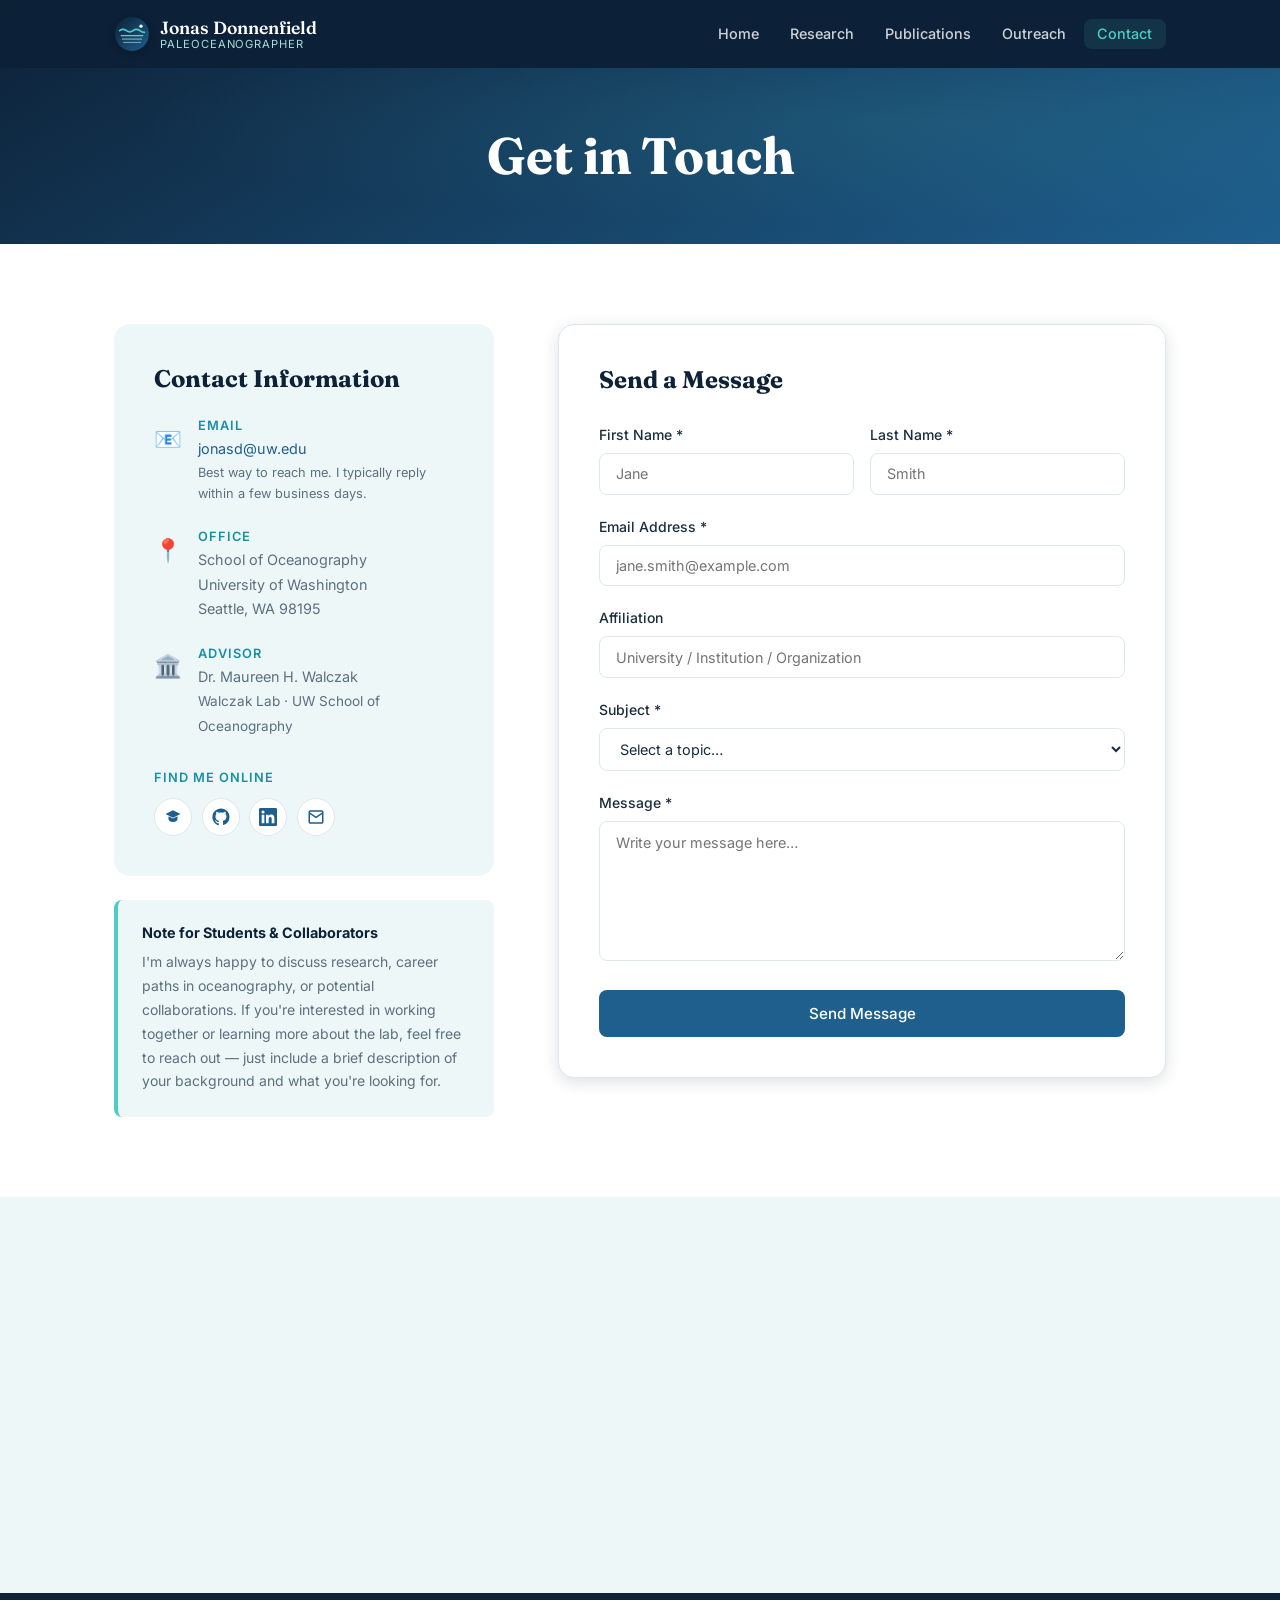
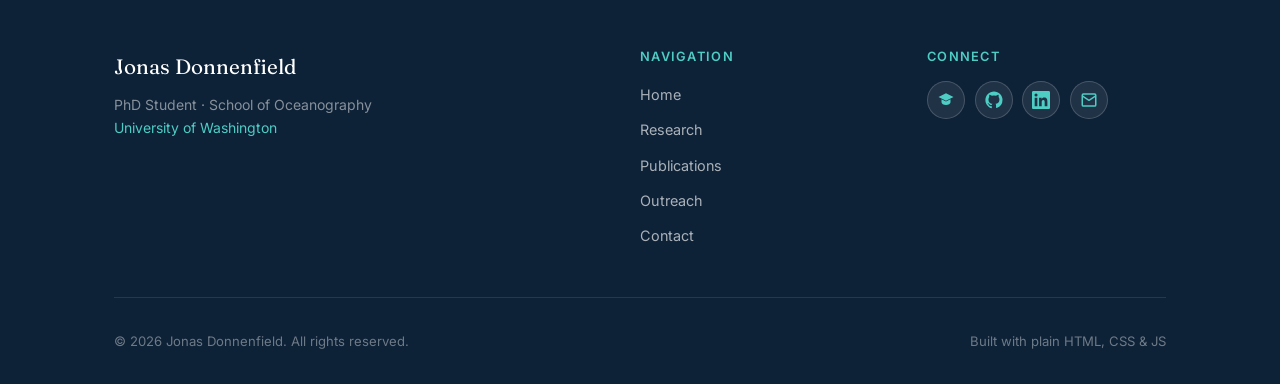
<file: contact.html>
<!DOCTYPE html>
<html lang="en">
<head>
  <meta charset="UTF-8">
  <meta name="viewport" content="width=device-width, initial-scale=1.0">
  <title>Contact — Jonas Donnenfield</title>
  <meta name="description" content="Get in touch with Jonas Donnenfield, PhD student in the UW School of Oceanography.">
  <meta property="og:title" content="Contact — Jonas Donnenfield">
  <meta property="og:description" content="Get in touch with Jonas Donnenfield about research, collaboration, or graduate school.">
  <meta property="og:type" content="website">
  <link rel="icon" href="favicon.svg" type="image/svg+xml">
  <link rel="preconnect" href="https://fonts.googleapis.com">
  <link rel="preconnect" href="https://fonts.gstatic.com" crossorigin>
  <link href="https://fonts.googleapis.com/css2?family=Fraunces:opsz,wght@9..144,500;9..144,600;9..144,700&family=Inter:wght@300;400;500;600&display=swap" rel="stylesheet">
  <link rel="stylesheet" href="css/style.css?v=20260630">
</head>
<body>

  <!-- ── Navigation ── -->
  <nav class="nav" id="nav">
    <div class="nav-container">
      <a href="index.html" class="nav-logo">
        <img src="images/site-mark.svg" alt="" class="nav-logo-icon" aria-hidden="true">
        <span class="nav-logo-text">
          <span class="nav-logo-name">Jonas Donnenfield</span>
          <span class="nav-logo-title">Paleoceanographer</span>
        </span>
      </a>
      <button class="nav-toggle" id="navToggle" aria-label="Toggle navigation" aria-expanded="false">
        <span></span><span></span><span></span>
      </button>
      <ul class="nav-links" id="navLinks">
        <li><a href="index.html"        class="nav-link">Home</a></li>
        <li><a href="research.html"     class="nav-link">Research</a></li>
        <li><a href="publications.html" class="nav-link">Publications</a></li>
        <li><a href="outreach.html"     class="nav-link">Outreach</a></li>
        <li><a href="contact.html"      class="nav-link">Contact</a></li>
      </ul>
    </div>
  </nav>

  <!-- ── Page Hero ── -->
  <div class="page-hero">
    <div class="container page-hero-content">
      <h1>Get in Touch</h1>
    </div>
  </div>

  <!-- ── Contact Section ── -->
  <section class="section">
    <div class="container">
      <div class="contact-grid">

        <!-- Info column -->
        <div>
          <div class="contact-info-card">
            <h3>Contact Information</h3>

            <div class="contact-info-item">
              <div class="contact-info-icon">📧</div>
              <div>
                <h4>Email</h4>
                <p><a href="mailto:jonasd@uw.edu" style="color:var(--ocean);">jonasd@uw.edu</a></p>
                <p style="font-size:0.8rem;">Best way to reach me. I typically reply within a few business days.</p>
              </div>
            </div>

            <div class="contact-info-item">
              <div class="contact-info-icon">📍</div>
              <div>
                <h4>Office</h4>
                <p>
                  School of Oceanography<br>
                  University of Washington<br>
                  Seattle, WA 98195
                </p>
              </div>
            </div>

            <div class="contact-info-item">
              <div class="contact-info-icon">🏛️</div>
              <div>
                <h4>Advisor</h4>
                <p>Dr. Maureen H. Walczak<br>
                <span style="font-size:0.85rem;">Walczak Lab · UW School of Oceanography</span></p>
              </div>
            </div>

            <div class="contact-social">
              <h4>Find Me Online</h4>
              <div class="social-icons" style="justify-content:flex-start;">
                <a href="https://scholar.google.com/citations?user=cXpNlWQAAAAJ&hl=en&oi=ao" target="_blank" rel="noopener noreferrer" class="social-icon-link" aria-label="Google Scholar" title="Google Scholar">
                  <svg viewBox="0 0 24 24" aria-hidden="true">
                    <path d="M12 3 2 8l10 5 10-5-10-5Z"></path>
                    <path d="M6 11v4c0 2 2.69 3.5 6 3.5s6-1.5 6-3.5v-4l-6 3-6-3Z"></path>
                  </svg>
                </a>
                <a href="https://github.com/aquaticus-dev" target="_blank" rel="noopener noreferrer" class="social-icon-link" aria-label="GitHub" title="GitHub">
                  <svg viewBox="0 0 24 24" aria-hidden="true">
                    <path d="M12 .5C5.65.5.5 5.66.5 12.02c0 5.08 3.29 9.38 7.85 10.9.58.11.79-.25.79-.56l-.02-2.16c-3.19.69-3.86-1.53-3.86-1.53-.52-1.33-1.27-1.69-1.27-1.69-1.04-.72.08-.71.08-.71 1.15.08 1.75 1.18 1.75 1.18 1.02 1.76 2.68 1.25 3.33.95.1-.74.4-1.25.73-1.54-2.55-.29-5.23-1.28-5.23-5.68 0-1.25.44-2.26 1.17-3.06-.12-.29-.51-1.47.11-3.06 0 0 .96-.31 3.14 1.17a10.9 10.9 0 0 1 5.72 0c2.18-1.48 3.14-1.17 3.14-1.17.62 1.59.23 2.77.11 3.06.73.8 1.17 1.81 1.17 3.06 0 4.41-2.69 5.39-5.25 5.67.41.35.77 1.03.77 2.08l-.01 3.08c0 .31.21.67.8.56a11.53 11.53 0 0 0 7.84-10.9C23.5 5.66 18.35.5 12 .5Z"></path>
                  </svg>
                </a>
                <a href="https://www.linkedin.com/in/jonas-donnenfield-9a2753b1/" target="_blank" rel="noopener noreferrer" class="social-icon-link" aria-label="LinkedIn" title="LinkedIn">
                  <svg viewBox="0 0 24 24" aria-hidden="true">
                    <path d="M20.45 20.45h-3.55V14.9c0-1.32-.03-3.02-1.84-3.02-1.84 0-2.12 1.44-2.12 2.92v5.65H9.39V9h3.41v1.56h.05c.48-.9 1.64-1.84 3.38-1.84 3.61 0 4.28 2.38 4.28 5.47v6.26ZM5.37 7.43a2.06 2.06 0 1 1 0-4.12 2.06 2.06 0 0 1 0 4.12ZM7.15 20.45H3.58V9h3.57v11.45ZM22.22 0H1.77C.79 0 0 .77 0 1.72v20.56C0 23.23.79 24 1.77 24h20.45c.98 0 1.78-.77 1.78-1.72V1.72C24 .77 23.2 0 22.22 0Z"></path>
                  </svg>
                </a>
                <a href="mailto:jonasd@uw.edu" class="social-icon-link" aria-label="Email" title="Email">
                  <svg viewBox="0 0 24 24" aria-hidden="true">
                    <path d="M2 5.5A2.5 2.5 0 0 1 4.5 3h15A2.5 2.5 0 0 1 22 5.5v13a2.5 2.5 0 0 1-2.5 2.5h-15A2.5 2.5 0 0 1 2 18.5v-13Zm2.5-.5a.5.5 0 0 0-.5.5v.4l8 5.34 8-5.33v-.41a.5.5 0 0 0-.5-.5h-15Zm15.5 3.31-7.45 4.97a1 1 0 0 1-1.1 0L4 8.31v10.19c0 .28.22.5.5.5h15a.5.5 0 0 0 .5-.5V8.31Z"></path>
                  </svg>
                </a>
              </div>
            </div>
          </div>

          <!-- Note for prospective students -->
          <div style="margin-top:1.5rem; padding:1.5rem; background:var(--pale-blue); border-radius:var(--radius); border-left: 4px solid var(--seafoam);">
            <h4 style="font-family:var(--font-sans); font-size:0.9rem; color:var(--navy); margin-bottom:0.5rem;">
              Note for Students &amp; Collaborators
            </h4>
            <p style="font-size:0.875rem; margin:0;">
              I'm always happy to discuss research, career paths in oceanography, or potential collaborations.
              If you're interested in working together or learning more about the lab, feel free to reach out —
              just include a brief description of your background and what you're looking for.
            </p>
          </div>
        </div>

        <!-- Form column -->
        <div class="contact-form-card">
          <h3>Send a Message</h3>

          <form id="contactForm" novalidate>
            <div class="form-row">
              <div class="form-group">
                <label for="firstName">First Name *</label>
                <input type="text" id="firstName" name="firstName" placeholder="Jane" required>
              </div>
              <div class="form-group">
                <label for="lastName">Last Name *</label>
                <input type="text" id="lastName" name="lastName" placeholder="Smith" required>
              </div>
            </div>

            <div class="form-group">
              <label for="email">Email Address *</label>
              <input type="email" id="email" name="email" placeholder="jane.smith@example.com" required>
            </div>

            <div class="form-group">
              <label for="affiliation">Affiliation</label>
              <input type="text" id="affiliation" name="affiliation" placeholder="University / Institution / Organization">
            </div>

            <div class="form-group">
              <label for="subject">Subject *</label>
              <select id="subject" name="subject" required>
                <option value="" disabled selected>Select a topic…</option>
                <option value="research">Research Collaboration</option>
                <option value="student">Graduate / Undergraduate Inquiry</option>
                <option value="media">Press / Media</option>
                <option value="speaking">Speaking Invitation</option>
                <option value="data">Data / Code Request</option>
                <option value="other">Other</option>
              </select>
            </div>

            <div class="form-group">
              <label for="message">Message *</label>
              <textarea id="message" name="message" placeholder="Write your message here…" required></textarea>
            </div>

            <button type="submit" class="btn btn-ocean" style="width:100%; justify-content:center;">
              Send Message
            </button>
          </form>

          <!-- Success state (shown after submit) -->
          <div class="form-success" id="formSuccess">
            <h4>Opening your email client...</h4>
            <p>Your message should open in your default mail app. If it didn't, you can email me directly at <a href="mailto:jonasd@uw.edu" style="color:var(--teal);">jonasd@uw.edu</a>.</p>
          </div>
        </div>

      </div>
    </div>
  </section>

  <!-- ── Map ── -->
  <section class="section section--alt" style="padding: 3rem 0;">
    <div class="container">
      <div style="border-radius: var(--radius-lg); overflow: hidden; height: 300px;">
        <iframe
          title="School of Oceanography, University of Washington"
          src="https://www.google.com/maps/embed?pb=!1m18!1m12!1m3!1d2687.1!2d-122.3155!3d47.6533!2m3!1f0!2f0!3f0!3m2!1i1024!2i768!4f13.1!3m3!1m2!1s0x549014ee985b46d7%3A0x3e3c02ea6ab34b89!2sSchool%20of%20Oceanography!5e0!3m2!1sen!2sus!4v1"
          width="100%" height="300" style="border:0;" allowfullscreen="" loading="lazy"
          referrerpolicy="no-referrer-when-downgrade">
        </iframe>
      </div>
    </div>
  </section>

  <!-- ── Footer ── -->
  <footer class="footer">
    <div class="container">
      <div class="footer-grid">
        <div>
          <div class="footer-brand-name">Jonas Donnenfield</div>
          <p class="footer-brand-tagline">
            PhD Student · School of Oceanography<br>
            <a href="https://www.ocean.washington.edu" target="_blank" rel="noopener noreferrer">University of Washington</a>
          </p>
        </div>
        <div>
          <h4>Navigation</h4>
          <ul>
            <li><a href="index.html">Home</a></li>
            <li><a href="research.html">Research</a></li>
            <li><a href="publications.html">Publications</a></li>
            <li><a href="outreach.html">Outreach</a></li>
            <li><a href="contact.html">Contact</a></li>
          </ul>
        </div>
        <div>
          <h4>Connect</h4>
          <div class="social-icons">
            <a href="https://scholar.google.com/citations?user=cXpNlWQAAAAJ&hl=en&oi=ao" target="_blank" rel="noopener noreferrer" class="social-icon-link" aria-label="Google Scholar" title="Google Scholar">
              <svg viewBox="0 0 24 24" aria-hidden="true">
                <path d="M12 3 2 8l10 5 10-5-10-5Z"></path>
                <path d="M6 11v4c0 2 2.69 3.5 6 3.5s6-1.5 6-3.5v-4l-6 3-6-3Z"></path>
              </svg>
            </a>
            <a href="https://github.com/aquaticus-dev" target="_blank" rel="noopener noreferrer" class="social-icon-link" aria-label="GitHub" title="GitHub">
              <svg viewBox="0 0 24 24" aria-hidden="true">
                <path d="M12 .5C5.65.5.5 5.66.5 12.02c0 5.08 3.29 9.38 7.85 10.9.58.11.79-.25.79-.56l-.02-2.16c-3.19.69-3.86-1.53-3.86-1.53-.52-1.33-1.27-1.69-1.27-1.69-1.04-.72.08-.71.08-.71 1.15.08 1.75 1.18 1.75 1.18 1.02 1.76 2.68 1.25 3.33.95.1-.74.4-1.25.73-1.54-2.55-.29-5.23-1.28-5.23-5.68 0-1.25.44-2.26 1.17-3.06-.12-.29-.51-1.47.11-3.06 0 0 .96-.31 3.14 1.17a10.9 10.9 0 0 1 5.72 0c2.18-1.48 3.14-1.17 3.14-1.17.62 1.59.23 2.77.11 3.06.73.8 1.17 1.81 1.17 3.06 0 4.41-2.69 5.39-5.25 5.67.41.35.77 1.03.77 2.08l-.01 3.08c0 .31.21.67.8.56a11.53 11.53 0 0 0 7.84-10.9C23.5 5.66 18.35.5 12 .5Z"></path>
              </svg>
            </a>
            <a href="https://www.linkedin.com/in/jonas-donnenfield-9a2753b1/" target="_blank" rel="noopener noreferrer" class="social-icon-link" aria-label="LinkedIn" title="LinkedIn">
              <svg viewBox="0 0 24 24" aria-hidden="true">
                <path d="M20.45 20.45h-3.55V14.9c0-1.32-.03-3.02-1.84-3.02-1.84 0-2.12 1.44-2.12 2.92v5.65H9.39V9h3.41v1.56h.05c.48-.9 1.64-1.84 3.38-1.84 3.61 0 4.28 2.38 4.28 5.47v6.26ZM5.37 7.43a2.06 2.06 0 1 1 0-4.12 2.06 2.06 0 0 1 0 4.12ZM7.15 20.45H3.58V9h3.57v11.45ZM22.22 0H1.77C.79 0 0 .77 0 1.72v20.56C0 23.23.79 24 1.77 24h20.45c.98 0 1.78-.77 1.78-1.72V1.72C24 .77 23.2 0 22.22 0Z"></path>
              </svg>
            </a>
            <a href="mailto:jonasd@uw.edu" class="social-icon-link" aria-label="Email" title="Email">
              <svg viewBox="0 0 24 24" aria-hidden="true">
                <path d="M2 5.5A2.5 2.5 0 0 1 4.5 3h15A2.5 2.5 0 0 1 22 5.5v13a2.5 2.5 0 0 1-2.5 2.5h-15A2.5 2.5 0 0 1 2 18.5v-13Zm2.5-.5a.5.5 0 0 0-.5.5v.4l8 5.34 8-5.33v-.41a.5.5 0 0 0-.5-.5h-15Zm15.5 3.31-7.45 4.97a1 1 0 0 1-1.1 0L4 8.31v10.19c0 .28.22.5.5.5h15a.5.5 0 0 0 .5-.5V8.31Z"></path>
              </svg>
            </a>
          </div>
        </div>
      </div>
      <div class="footer-bottom">
        <span>© <span id="currentYear"></span> Jonas Donnenfield. All rights reserved.</span>
        <span>Built with plain HTML, CSS &amp; JS</span>
      </div>
    </div>
  </footer>

  <script src="js/main.js?v=20260625"></script>
</body>
</html>
</file>
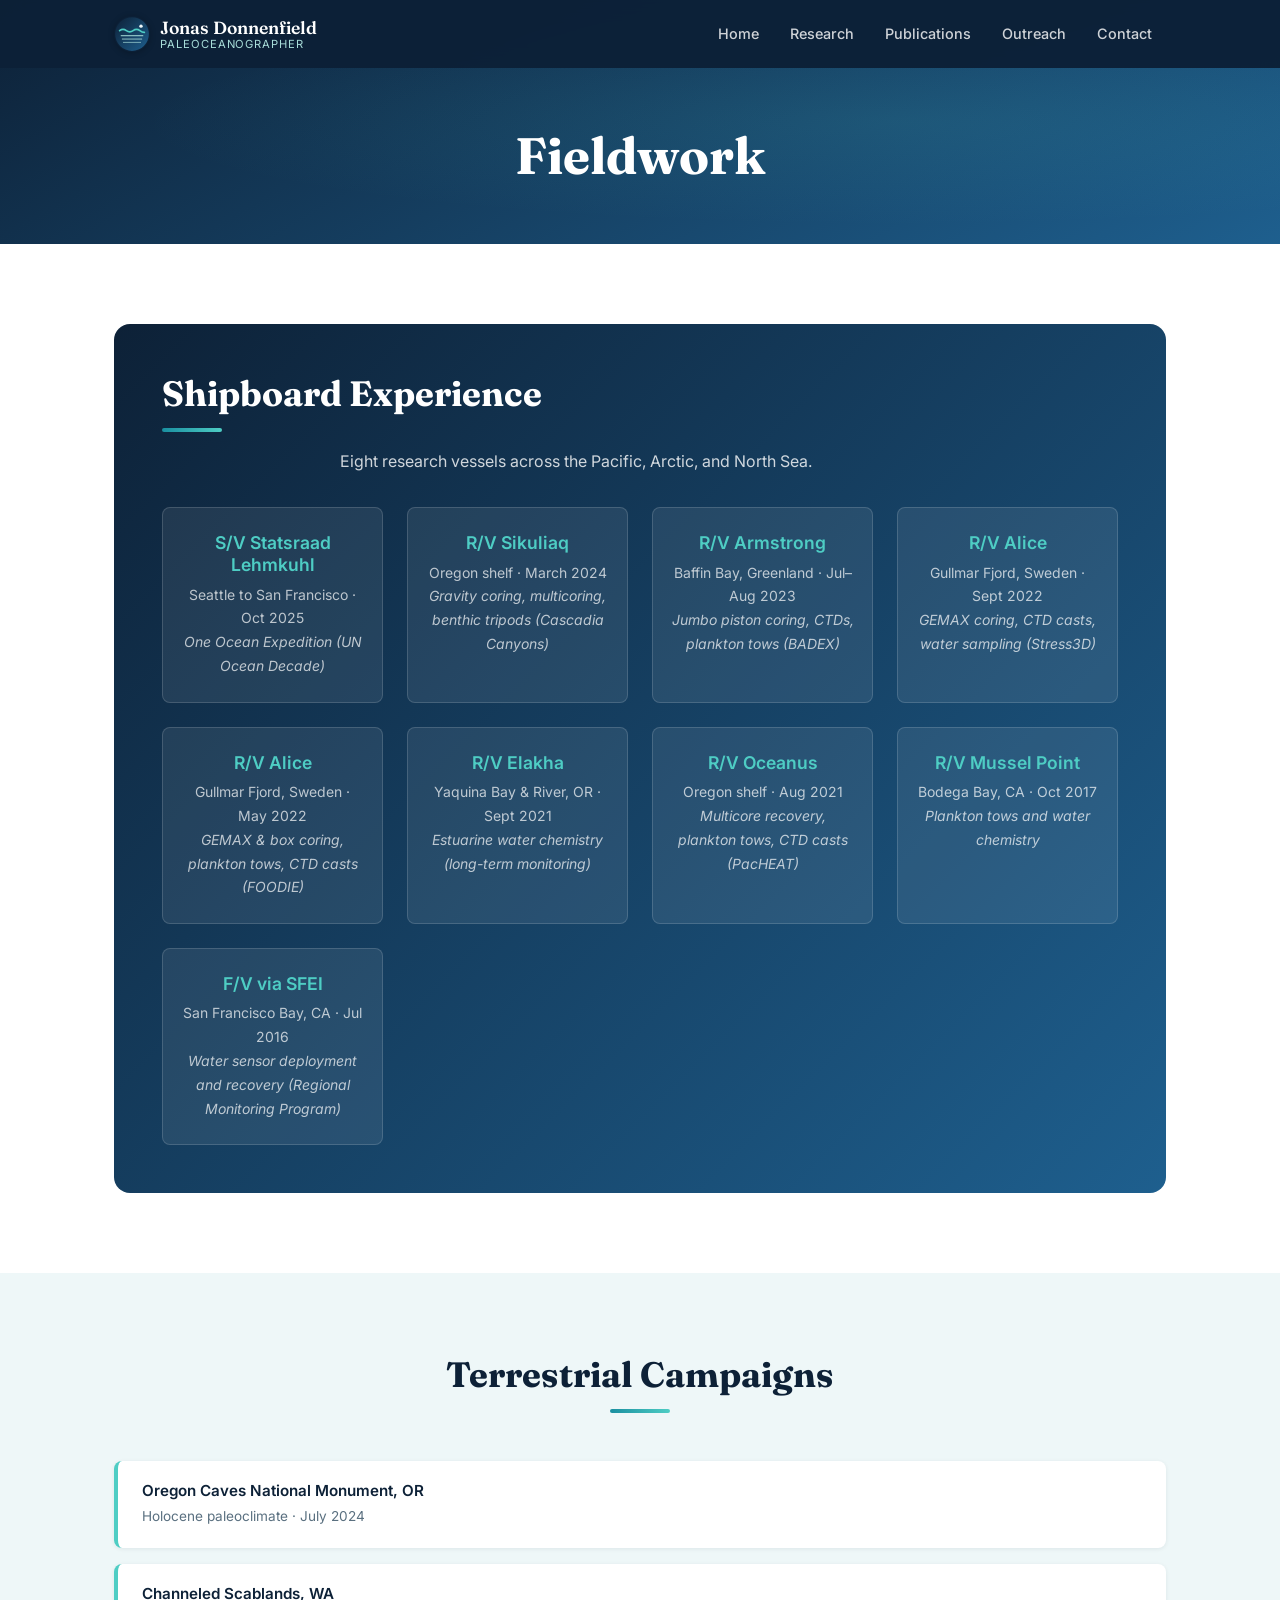
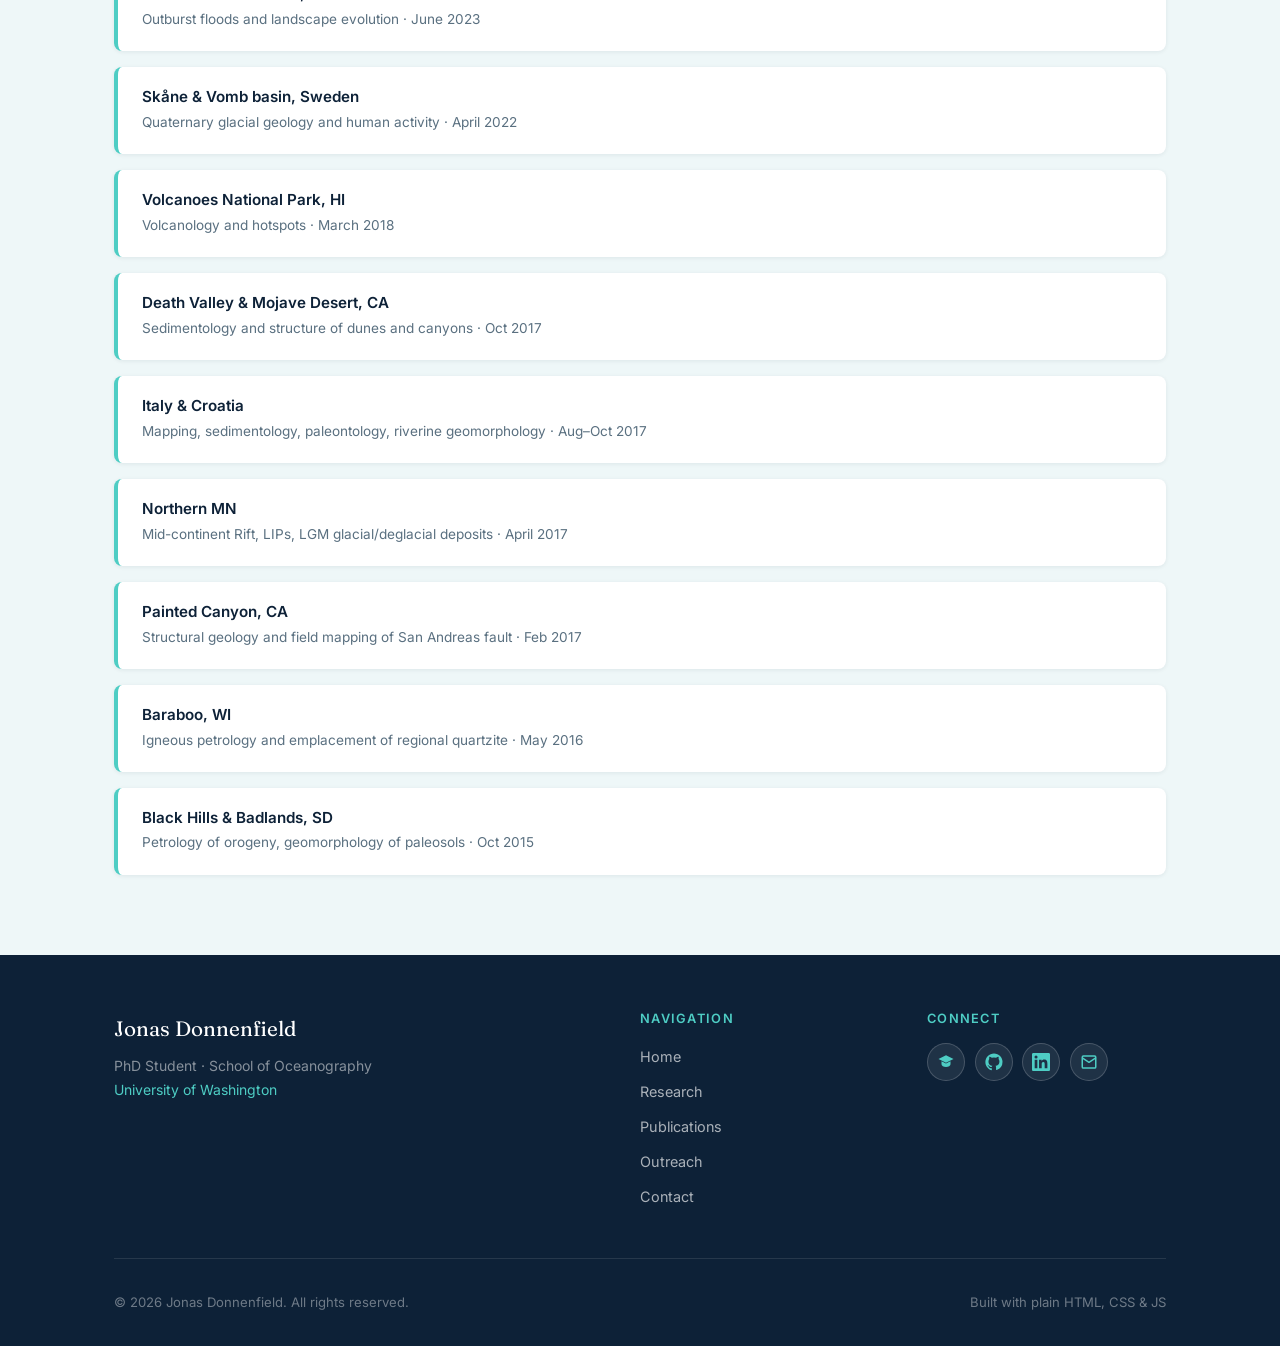
<file: fieldwork.html>
<!DOCTYPE html>
<html lang="en">
<head>
  <meta charset="UTF-8">
  <meta name="viewport" content="width=device-width, initial-scale=1.0">
  <title>Fieldwork — Jonas Donnenfield</title>
  <meta name="description" content="Shipboard and terrestrial field experience of Jonas Donnenfield.">
  <meta property="og:title" content="Fieldwork — Jonas Donnenfield">
  <meta property="og:description" content="Shipboard and terrestrial field experience across the Pacific, Arctic, and beyond.">
  <meta property="og:type" content="website">
  <link rel="icon" href="favicon.svg" type="image/svg+xml">
  <link rel="preconnect" href="https://fonts.googleapis.com">
  <link rel="preconnect" href="https://fonts.gstatic.com" crossorigin>
  <link href="https://fonts.googleapis.com/css2?family=Fraunces:opsz,wght@9..144,500;9..144,600;9..144,700&family=Inter:wght@300;400;500;600&display=swap" rel="stylesheet">
  <link rel="stylesheet" href="css/style.css?v=20260630">
</head>
<body>
  <nav class="nav" id="nav">
    <div class="nav-container">
      <a href="index.html" class="nav-logo">
        <img src="images/site-mark.svg" alt="" class="nav-logo-icon" aria-hidden="true">
        <span class="nav-logo-text">
          <span class="nav-logo-name">Jonas Donnenfield</span>
          <span class="nav-logo-title">Paleoceanographer</span>
        </span>
      </a>
      <button class="nav-toggle" id="navToggle" aria-label="Toggle navigation" aria-expanded="false">
        <span></span><span></span><span></span>
      </button>
      <ul class="nav-links" id="navLinks">
        <li><a href="index.html" class="nav-link">Home</a></li>
        <li><a href="research.html" class="nav-link">Research</a></li>
        <li><a href="publications.html" class="nav-link">Publications</a></li>
        <li><a href="outreach.html" class="nav-link">Outreach</a></li>
        <li><a href="contact.html" class="nav-link">Contact</a></li>
      </ul>
    </div>
  </nav>

  <div class="page-hero">
    <div class="container page-hero-content">
      <h1>Fieldwork</h1>
    </div>
  </div>

  <section class="section">
    <div class="container">
      <div class="fieldwork-section" style="margin-top:0;">
        <div class="section-header" style="text-align:left; margin-bottom:0;">
          <h2>Shipboard Experience</h2>
          <div class="section-divider" style="margin: 0.75rem 0 1rem;"></div>
          <p>Eight research vessels across the Pacific, Arctic, and North Sea.</p>
        </div>
        <div class="fieldwork-grid">
          <div class="fieldwork-item"><h4>S/V Statsraad Lehmkuhl</h4><p>Seattle to San Francisco · Oct 2025<br><em>One Ocean Expedition (UN Ocean Decade)</em></p></div>
          <div class="fieldwork-item"><h4>R/V Sikuliaq</h4><p>Oregon shelf · March 2024<br><em>Gravity coring, multicoring, benthic tripods (Cascadia Canyons)</em></p></div>
          <div class="fieldwork-item"><h4>R/V Armstrong</h4><p>Baffin Bay, Greenland · Jul–Aug 2023<br><em>Jumbo piston coring, CTDs, plankton tows (BADEX)</em></p></div>
          <div class="fieldwork-item"><h4>R/V Alice</h4><p>Gullmar Fjord, Sweden · Sept 2022<br><em>GEMAX coring, CTD casts, water sampling (Stress3D)</em></p></div>
          <div class="fieldwork-item"><h4>R/V Alice</h4><p>Gullmar Fjord, Sweden · May 2022<br><em>GEMAX &amp; box coring, plankton tows, CTD casts (FOODIE)</em></p></div>
          <div class="fieldwork-item"><h4>R/V Elakha</h4><p>Yaquina Bay &amp; River, OR · Sept 2021<br><em>Estuarine water chemistry (long-term monitoring)</em></p></div>
          <div class="fieldwork-item"><h4>R/V Oceanus</h4><p>Oregon shelf · Aug 2021<br><em>Multicore recovery, plankton tows, CTD casts (PacHEAT)</em></p></div>
          <div class="fieldwork-item"><h4>R/V Mussel Point</h4><p>Bodega Bay, CA · Oct 2017<br><em>Plankton tows and water chemistry</em></p></div>
          <div class="fieldwork-item"><h4>F/V via SFEI</h4><p>San Francisco Bay, CA · Jul 2016<br><em>Water sensor deployment and recovery (Regional Monitoring Program)</em></p></div>
        </div>
      </div>
    </div>
  </section>

  <section class="section section--alt">
    <div class="container">
      <div class="section-header">
        <h2>Terrestrial Campaigns</h2>
        <div class="section-divider"></div>
      </div>
      <div class="pub-preview-list">
        <div class="pub-preview-item"><h4>Oregon Caves National Monument, OR</h4><p>Holocene paleoclimate · July 2024</p></div>
        <div class="pub-preview-item"><h4>Channeled Scablands, WA</h4><p>Outburst floods and landscape evolution · June 2023</p></div>
        <div class="pub-preview-item"><h4>Skåne &amp; Vomb basin, Sweden</h4><p>Quaternary glacial geology and human activity · April 2022</p></div>
        <div class="pub-preview-item"><h4>Volcanoes National Park, HI</h4><p>Volcanology and hotspots · March 2018</p></div>
        <div class="pub-preview-item"><h4>Death Valley &amp; Mojave Desert, CA</h4><p>Sedimentology and structure of dunes and canyons · Oct 2017</p></div>
        <div class="pub-preview-item"><h4>Italy &amp; Croatia</h4><p>Mapping, sedimentology, paleontology, riverine geomorphology · Aug–Oct 2017</p></div>
        <div class="pub-preview-item"><h4>Northern MN</h4><p>Mid-continent Rift, LIPs, LGM glacial/deglacial deposits · April 2017</p></div>
        <div class="pub-preview-item"><h4>Painted Canyon, CA</h4><p>Structural geology and field mapping of San Andreas fault · Feb 2017</p></div>
        <div class="pub-preview-item"><h4>Baraboo, WI</h4><p>Igneous petrology and emplacement of regional quartzite · May 2016</p></div>
        <div class="pub-preview-item"><h4>Black Hills &amp; Badlands, SD</h4><p>Petrology of orogeny, geomorphology of paleosols · Oct 2015</p></div>
      </div>
    </div>
  </section>

  <footer class="footer">
    <div class="container">
      <div class="footer-grid">
        <div>
          <div class="footer-brand-name">Jonas Donnenfield</div>
          <p class="footer-brand-tagline">PhD Student · School of Oceanography<br><a href="https://www.ocean.washington.edu" target="_blank" rel="noopener noreferrer">University of Washington</a></p>
        </div>
        <div>
          <h4>Navigation</h4>
          <ul>
            <li><a href="index.html">Home</a></li>
            <li><a href="research.html">Research</a></li>
            <li><a href="publications.html">Publications</a></li>
            <li><a href="outreach.html">Outreach</a></li>
            <li><a href="contact.html">Contact</a></li>
          </ul>
        </div>
        <div>
          <h4>Connect</h4>
          <div class="social-icons">
            <a href="https://scholar.google.com/citations?user=cXpNlWQAAAAJ&hl=en&oi=ao" target="_blank" rel="noopener noreferrer" class="social-icon-link" aria-label="Google Scholar" title="Google Scholar"><svg viewBox="0 0 24 24" aria-hidden="true"><path d="M12 3 2 8l10 5 10-5-10-5Z"></path><path d="M6 11v4c0 2 2.69 3.5 6 3.5s6-1.5 6-3.5v-4l-6 3-6-3Z"></path></svg></a>
            <a href="https://github.com/aquaticus-dev" target="_blank" rel="noopener noreferrer" class="social-icon-link" aria-label="GitHub" title="GitHub"><svg viewBox="0 0 24 24" aria-hidden="true"><path d="M12 .5C5.65.5.5 5.66.5 12.02c0 5.08 3.29 9.38 7.85 10.9.58.11.79-.25.79-.56l-.02-2.16c-3.19.69-3.86-1.53-3.86-1.53-.52-1.33-1.27-1.69-1.27-1.69-1.04-.72.08-.71.08-.71 1.15.08 1.75 1.18 1.75 1.18 1.02 1.76 2.68 1.25 3.33.95.1-.74.4-1.25.73-1.54-2.55-.29-5.23-1.28-5.23-5.68 0-1.25.44-2.26 1.17-3.06-.12-.29-.51-1.47.11-3.06 0 0 .96-.31 3.14 1.17a10.9 10.9 0 0 1 5.72 0c2.18-1.48 3.14-1.17 3.14-1.17.62 1.59.23 2.77.11 3.06.73.8 1.17 1.81 1.17 3.06 0 4.41-2.69 5.39-5.25 5.67.41.35.77 1.03.77 2.08l-.01 3.08c0 .31.21.67.8.56a11.53 11.53 0 0 0 7.84-10.9C23.5 5.66 18.35.5 12 .5Z"></path></svg></a>
            <a href="https://www.linkedin.com/in/jonas-donnenfield-9a2753b1/" target="_blank" rel="noopener noreferrer" class="social-icon-link" aria-label="LinkedIn" title="LinkedIn"><svg viewBox="0 0 24 24" aria-hidden="true"><path d="M20.45 20.45h-3.55V14.9c0-1.32-.03-3.02-1.84-3.02-1.84 0-2.12 1.44-2.12 2.92v5.65H9.39V9h3.41v1.56h.05c.48-.9 1.64-1.84 3.38-1.84 3.61 0 4.28 2.38 4.28 5.47v6.26ZM5.37 7.43a2.06 2.06 0 1 1 0-4.12 2.06 2.06 0 0 1 0 4.12ZM7.15 20.45H3.58V9h3.57v11.45ZM22.22 0H1.77C.79 0 0 .77 0 1.72v20.56C0 23.23.79 24 1.77 24h20.45c.98 0 1.78-.77 1.78-1.72V1.72C24 .77 23.2 0 22.22 0Z"></path></svg></a>
            <a href="mailto:jonasd@uw.edu" class="social-icon-link" aria-label="Email" title="Email"><svg viewBox="0 0 24 24" aria-hidden="true"><path d="M2 5.5A2.5 2.5 0 0 1 4.5 3h15A2.5 2.5 0 0 1 22 5.5v13a2.5 2.5 0 0 1-2.5 2.5h-15A2.5 2.5 0 0 1 2 18.5v-13Zm2.5-.5a.5.5 0 0 0-.5.5v.4l8 5.34 8-5.33v-.41a.5.5 0 0 0-.5-.5h-15Zm15.5 3.31-7.45 4.97a1 1 0 0 1-1.1 0L4 8.31v10.19c0 .28.22.5.5.5h15a.5.5 0 0 0 .5-.5V8.31Z"></path></svg></a>
          </div>
        </div>
      </div>
      <div class="footer-bottom">
        <span>© <span id="currentYear"></span> Jonas Donnenfield. All rights reserved.</span>
        <span>Built with plain HTML, CSS &amp; JS</span>
      </div>
    </div>
  </footer>
  <script src="js/main.js?v=20260625"></script>
</body>
</html>
</file>
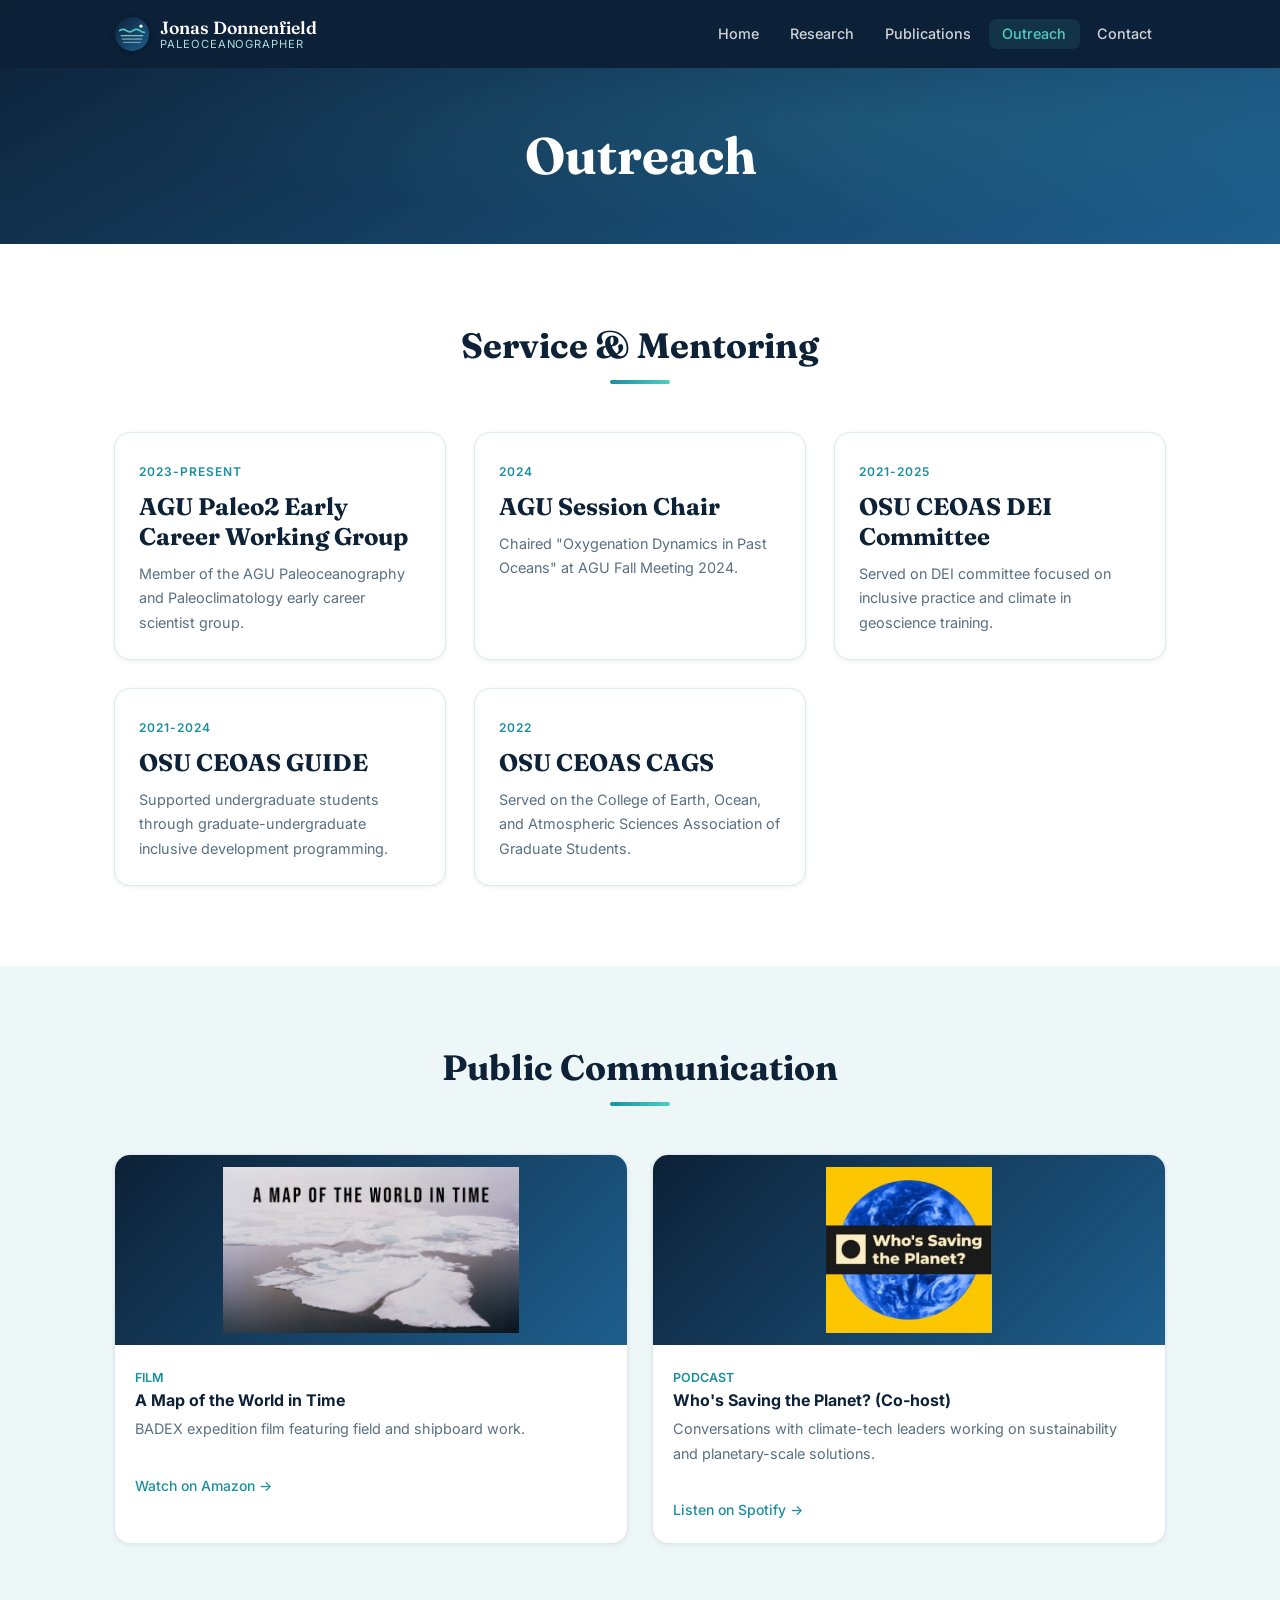
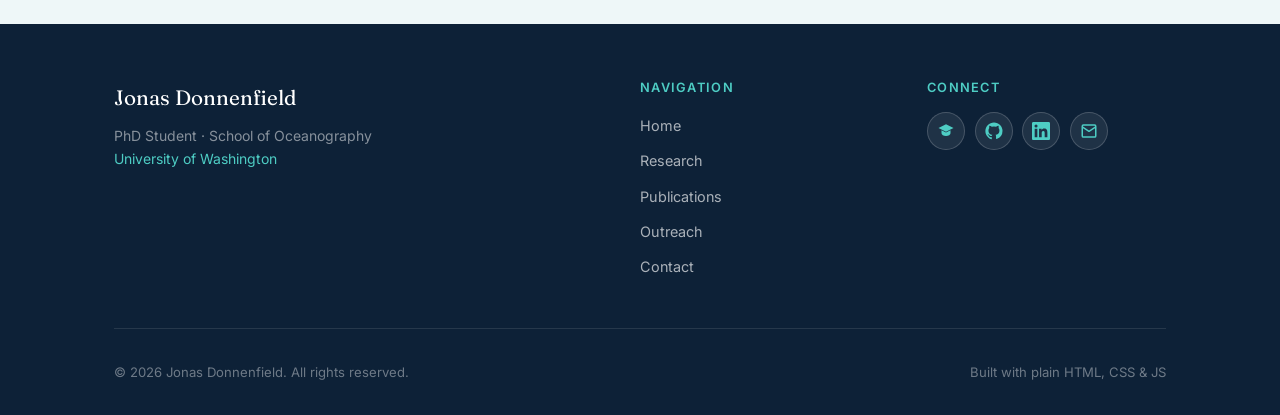
<file: outreach.html>
<!DOCTYPE html>
<html lang="en">
<head>
  <meta charset="UTF-8">
  <meta name="viewport" content="width=device-width, initial-scale=1.0">
  <title>Outreach — Jonas Donnenfield</title>
  <meta name="description" content="Outreach, service, and public communication work by Jonas Donnenfield.">
  <meta property="og:title" content="Outreach — Jonas Donnenfield">
  <meta property="og:description" content="Service, mentoring, and science communication including film and podcast work.">
  <meta property="og:type" content="website">
  <link rel="icon" href="favicon.svg" type="image/svg+xml">
  <link rel="preconnect" href="https://fonts.googleapis.com">
  <link rel="preconnect" href="https://fonts.gstatic.com" crossorigin>
  <link href="https://fonts.googleapis.com/css2?family=Fraunces:opsz,wght@9..144,500;9..144,600;9..144,700&family=Inter:wght@300;400;500;600&display=swap" rel="stylesheet">
  <link rel="stylesheet" href="css/style.css?v=20260630">
</head>
<body>
  <nav class="nav" id="nav">
    <div class="nav-container">
      <a href="index.html" class="nav-logo">
        <img src="images/site-mark.svg" alt="" class="nav-logo-icon" aria-hidden="true">
        <span class="nav-logo-text">
          <span class="nav-logo-name">Jonas Donnenfield</span>
          <span class="nav-logo-title">Paleoceanographer</span>
        </span>
      </a>
      <button class="nav-toggle" id="navToggle" aria-label="Toggle navigation" aria-expanded="false">
        <span></span><span></span><span></span>
      </button>
      <ul class="nav-links" id="navLinks">
        <li><a href="index.html" class="nav-link">Home</a></li>
        <li><a href="research.html" class="nav-link">Research</a></li>
        <li><a href="publications.html" class="nav-link">Publications</a></li>
        <li><a href="outreach.html" class="nav-link">Outreach</a></li>
        <li><a href="contact.html" class="nav-link">Contact</a></li>
      </ul>
    </div>
  </nav>

  <div class="page-hero">
    <div class="container page-hero-content">
      <h1>Outreach</h1>
    </div>
  </div>

  <section class="section">
    <div class="container">
      <div class="section-header">
        <h2>Service &amp; Mentoring</h2>
        <div class="section-divider"></div>
      </div>
      <div class="cards-grid">
        <article class="card"><div class="card-body"><span class="card-tag">2023-Present</span><h3>AGU Paleo2 Early Career Working Group</h3><p>Member of the AGU Paleoceanography and Paleoclimatology early career scientist group.</p></div></article>
        <article class="card"><div class="card-body"><span class="card-tag">2024</span><h3>AGU Session Chair</h3><p>Chaired "Oxygenation Dynamics in Past Oceans" at AGU Fall Meeting 2024.</p></div></article>
        <article class="card"><div class="card-body"><span class="card-tag">2021-2025</span><h3>OSU CEOAS DEI Committee</h3><p>Served on DEI committee focused on inclusive practice and climate in geoscience training.</p></div></article>
        <article class="card"><div class="card-body"><span class="card-tag">2021-2024</span><h3>OSU CEOAS GUIDE</h3><p>Supported undergraduate students through graduate-undergraduate inclusive development programming.</p></div></article>
        <article class="card"><div class="card-body"><span class="card-tag">2022</span><h3>OSU CEOAS CAGS</h3><p>Served on the College of Earth, Ocean, and Atmospheric Sciences Association of Graduate Students.</p></div></article>
      </div>
    </div>
  </section>

  <section class="section section--alt">
    <div class="container">
      <div class="section-header">
        <h2>Public Communication</h2>
        <div class="section-divider"></div>
      </div>
      <div class="media-feature-grid">
        <article class="media-feature-card">
          <img src="images/outreach-film-thumb.jpg" alt="A Map of the World in Time film thumbnail" class="media-feature-image">
          <div class="media-feature-body">
            <span class="pub-year">Film</span>
            <h4>A Map of the World in Time</h4>
            <p>BADEX expedition film featuring field and shipboard work.</p>
            <a href="https://www.amazon.com/Map-World-Time-Georg-Koszulinski/dp/B0FJ59WRJR" target="_blank" rel="noopener noreferrer" class="card-link">Watch on Amazon →</a>
          </div>
        </article>
        <article class="media-feature-card">
          <img src="images/outreach-podcast-logo.jpg" alt="Who's Saving the Planet? podcast logo" class="media-feature-image">
          <div class="media-feature-body">
            <span class="pub-year">Podcast</span>
            <h4>Who's Saving the Planet? (Co-host)</h4>
            <p>Conversations with climate-tech leaders working on sustainability and planetary-scale solutions.</p>
            <a href="https://open.spotify.com/show/2GxMaymcfe8ABSjv0npJ1Y?si=b009391c37404eb2" target="_blank" rel="noopener noreferrer" class="card-link">Listen on Spotify →</a>
          </div>
        </article>
      </div>
    </div>
  </section>

  <footer class="footer">
    <div class="container">
      <div class="footer-grid">
        <div>
          <div class="footer-brand-name">Jonas Donnenfield</div>
          <p class="footer-brand-tagline">PhD Student · School of Oceanography<br><a href="https://www.ocean.washington.edu" target="_blank" rel="noopener noreferrer">University of Washington</a></p>
        </div>
        <div>
          <h4>Navigation</h4>
          <ul>
            <li><a href="index.html">Home</a></li>
            <li><a href="research.html">Research</a></li>
            <li><a href="publications.html">Publications</a></li>
            <li><a href="outreach.html">Outreach</a></li>
            <li><a href="contact.html">Contact</a></li>
          </ul>
        </div>
        <div>
          <h4>Connect</h4>
          <div class="social-icons">
            <a href="https://scholar.google.com/citations?user=cXpNlWQAAAAJ&hl=en&oi=ao" target="_blank" rel="noopener noreferrer" class="social-icon-link" aria-label="Google Scholar" title="Google Scholar"><svg viewBox="0 0 24 24" aria-hidden="true"><path d="M12 3 2 8l10 5 10-5-10-5Z"></path><path d="M6 11v4c0 2 2.69 3.5 6 3.5s6-1.5 6-3.5v-4l-6 3-6-3Z"></path></svg></a>
            <a href="https://github.com/aquaticus-dev" target="_blank" rel="noopener noreferrer" class="social-icon-link" aria-label="GitHub" title="GitHub"><svg viewBox="0 0 24 24" aria-hidden="true"><path d="M12 .5C5.65.5.5 5.66.5 12.02c0 5.08 3.29 9.38 7.85 10.9.58.11.79-.25.79-.56l-.02-2.16c-3.19.69-3.86-1.53-3.86-1.53-.52-1.33-1.27-1.69-1.27-1.69-1.04-.72.08-.71.08-.71 1.15.08 1.75 1.18 1.75 1.18 1.02 1.76 2.68 1.25 3.33.95.1-.74.4-1.25.73-1.54-2.55-.29-5.23-1.28-5.23-5.68 0-1.25.44-2.26 1.17-3.06-.12-.29-.51-1.47.11-3.06 0 0 .96-.31 3.14 1.17a10.9 10.9 0 0 1 5.72 0c2.18-1.48 3.14-1.17 3.14-1.17.62 1.59.23 2.77.11 3.06.73.8 1.17 1.81 1.17 3.06 0 4.41-2.69 5.39-5.25 5.67.41.35.77 1.03.77 2.08l-.01 3.08c0 .31.21.67.8.56a11.53 11.53 0 0 0 7.84-10.9C23.5 5.66 18.35.5 12 .5Z"></path></svg></a>
            <a href="https://www.linkedin.com/in/jonas-donnenfield-9a2753b1/" target="_blank" rel="noopener noreferrer" class="social-icon-link" aria-label="LinkedIn" title="LinkedIn"><svg viewBox="0 0 24 24" aria-hidden="true"><path d="M20.45 20.45h-3.55V14.9c0-1.32-.03-3.02-1.84-3.02-1.84 0-2.12 1.44-2.12 2.92v5.65H9.39V9h3.41v1.56h.05c.48-.9 1.64-1.84 3.38-1.84 3.61 0 4.28 2.38 4.28 5.47v6.26ZM5.37 7.43a2.06 2.06 0 1 1 0-4.12 2.06 2.06 0 0 1 0 4.12ZM7.15 20.45H3.58V9h3.57v11.45ZM22.22 0H1.77C.79 0 0 .77 0 1.72v20.56C0 23.23.79 24 1.77 24h20.45c.98 0 1.78-.77 1.78-1.72V1.72C24 .77 23.2 0 22.22 0Z"></path></svg></a>
            <a href="mailto:jonasd@uw.edu" class="social-icon-link" aria-label="Email" title="Email"><svg viewBox="0 0 24 24" aria-hidden="true"><path d="M2 5.5A2.5 2.5 0 0 1 4.5 3h15A2.5 2.5 0 0 1 22 5.5v13a2.5 2.5 0 0 1-2.5 2.5h-15A2.5 2.5 0 0 1 2 18.5v-13Zm2.5-.5a.5.5 0 0 0-.5.5v.4l8 5.34 8-5.33v-.41a.5.5 0 0 0-.5-.5h-15Zm15.5 3.31-7.45 4.97a1 1 0 0 1-1.1 0L4 8.31v10.19c0 .28.22.5.5.5h15a.5.5 0 0 0 .5-.5V8.31Z"></path></svg></a>
          </div>
        </div>
      </div>
      <div class="footer-bottom">
        <span>© <span id="currentYear"></span> Jonas Donnenfield. All rights reserved.</span>
        <span>Built with plain HTML, CSS &amp; JS</span>
      </div>
    </div>
  </footer>
  <script src="js/main.js?v=20260625"></script>
</body>
</html>
</file>
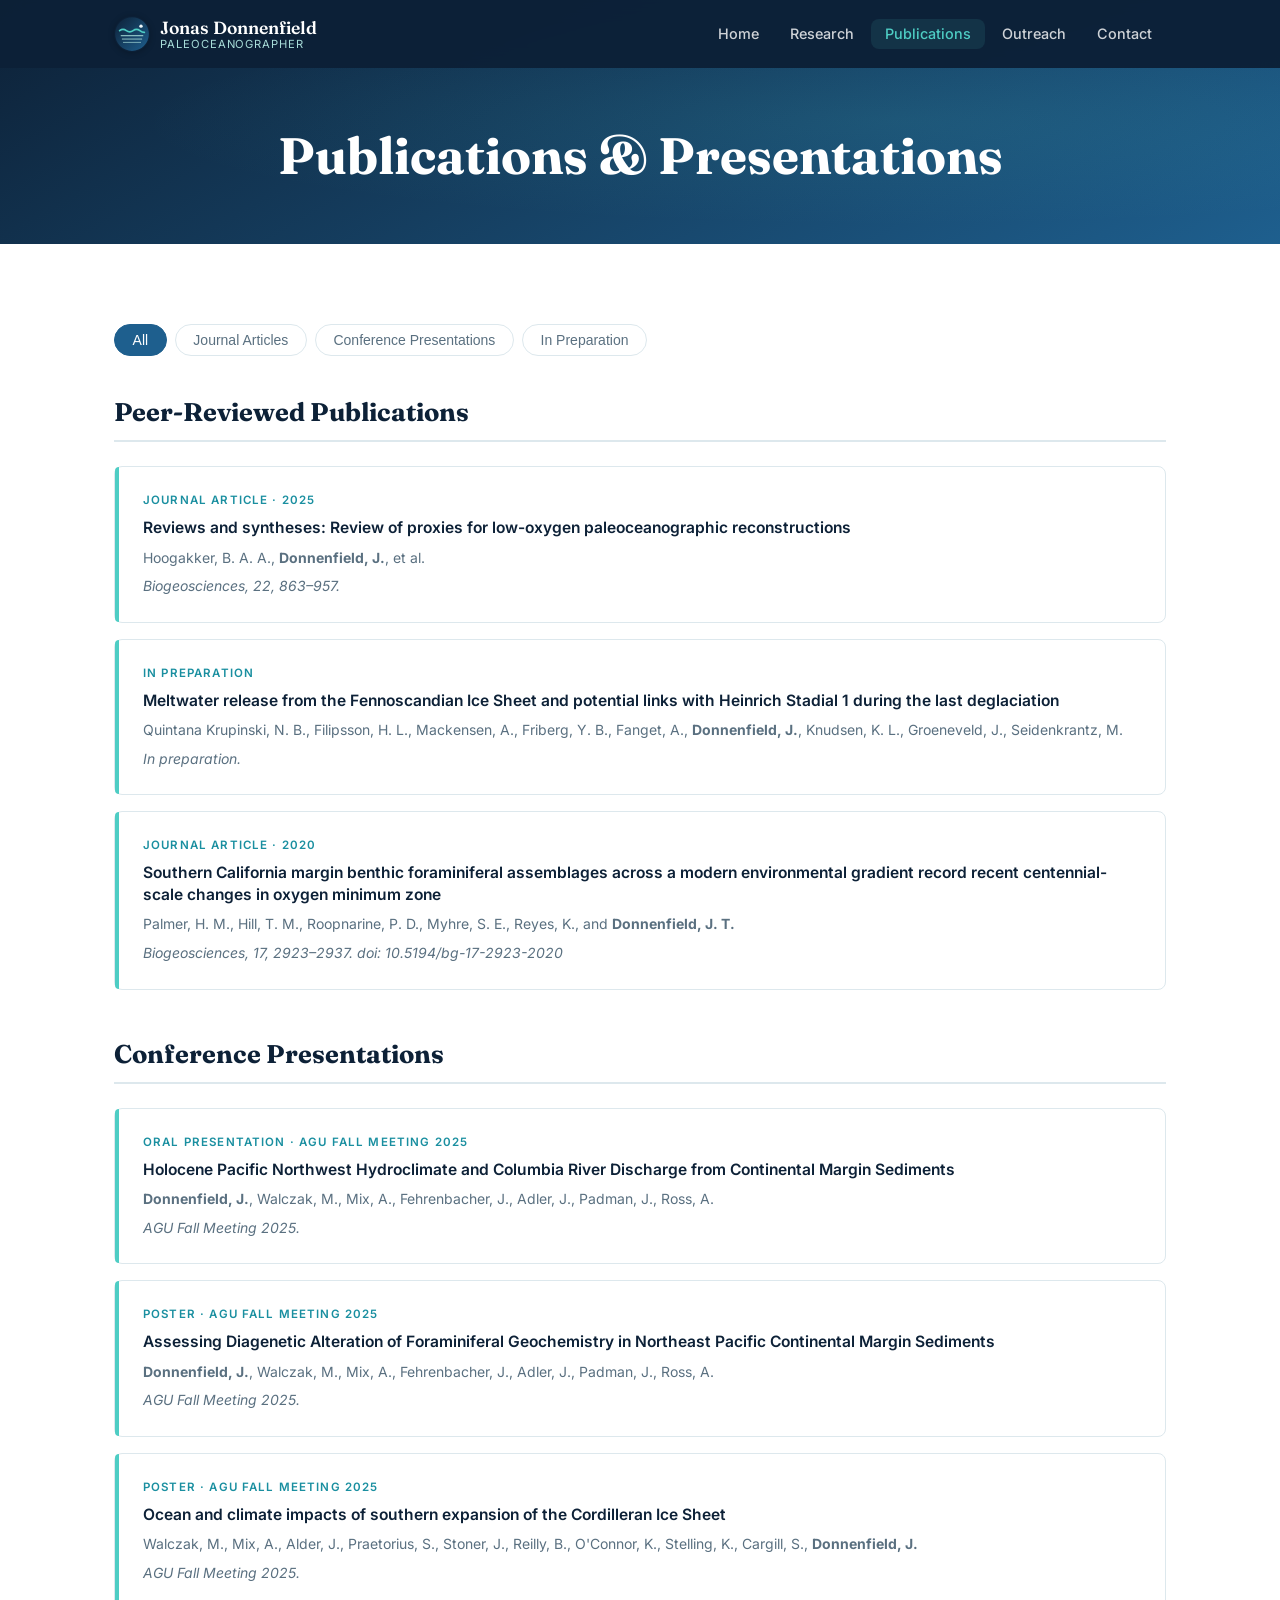
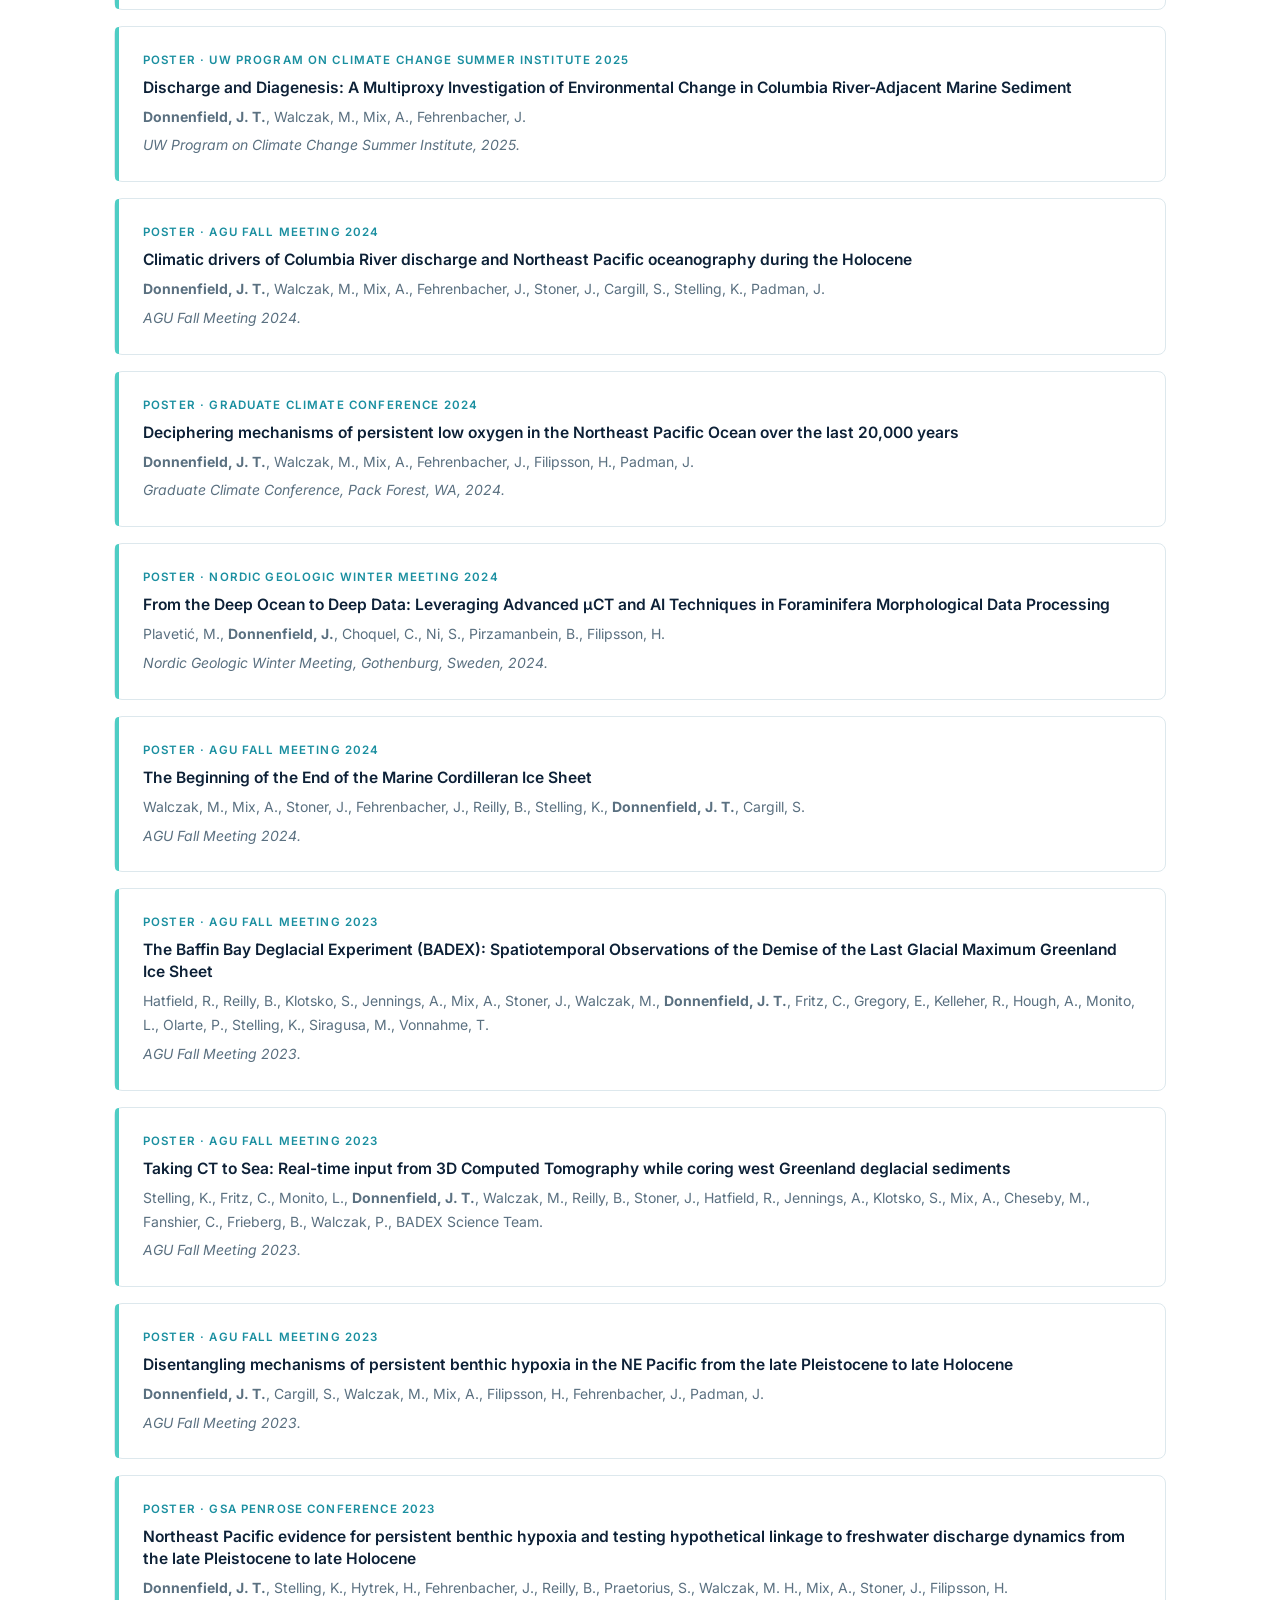
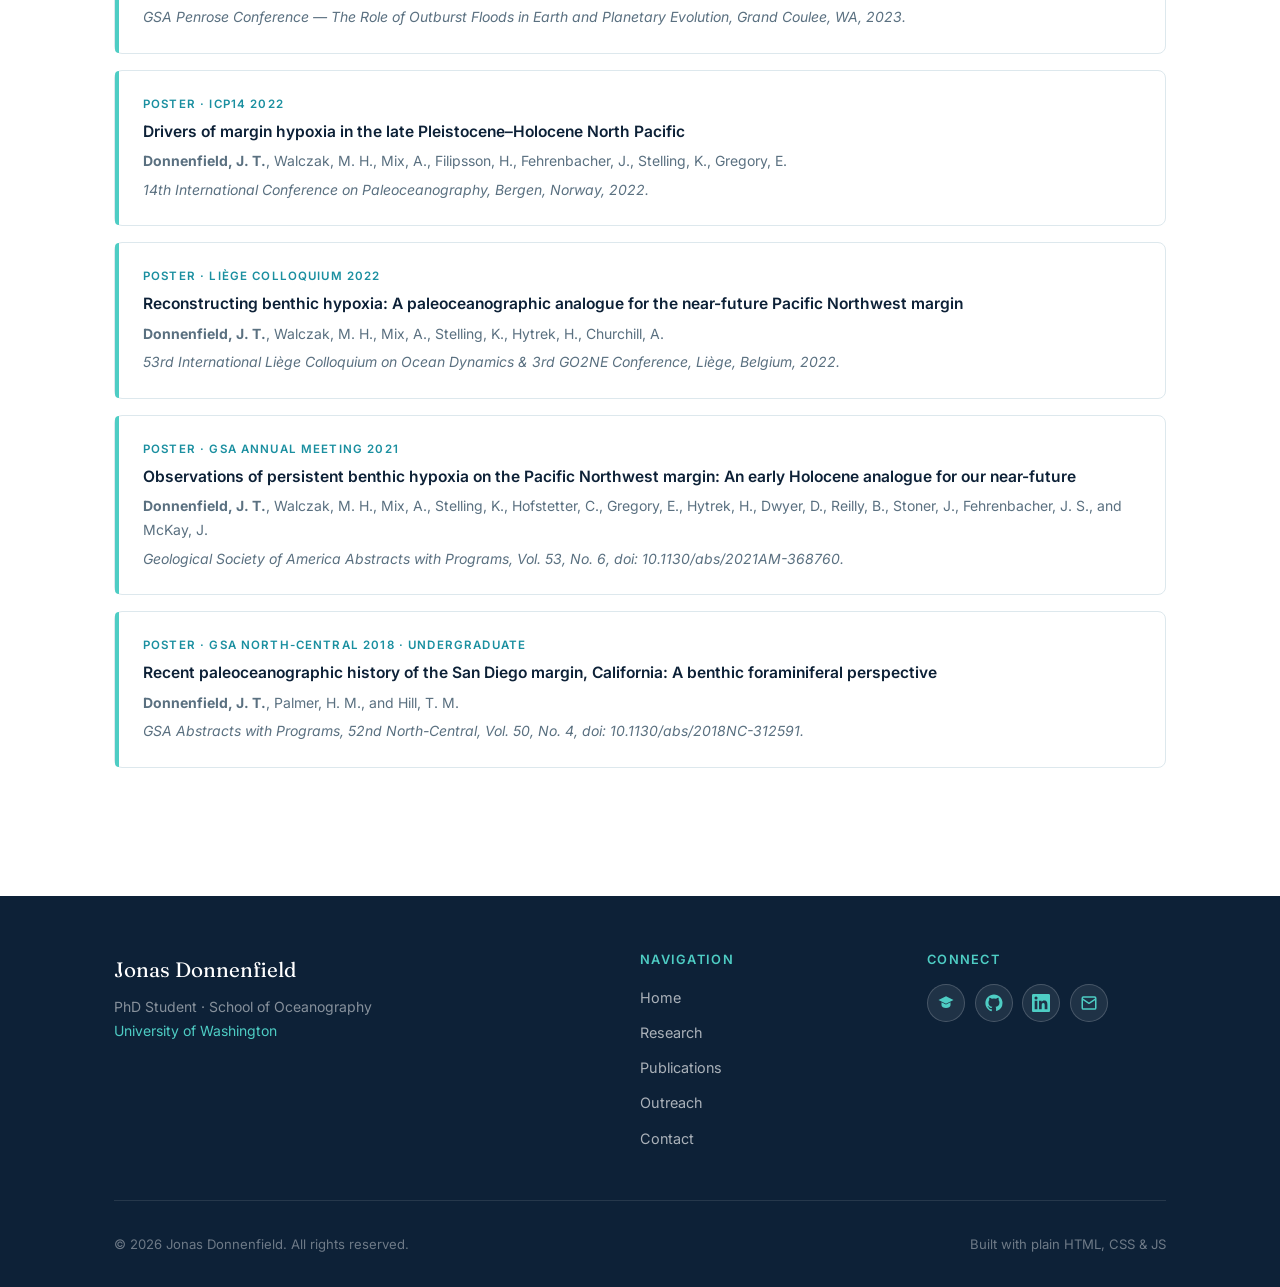
<file: publications.html>
<!DOCTYPE html>
<html lang="en">
<head>
  <meta charset="UTF-8">
  <meta name="viewport" content="width=device-width, initial-scale=1.0">
  <title>Publications — Jonas Donnenfield</title>
  <meta name="description" content="Peer-reviewed publications and conference presentations by Jonas Donnenfield, paleoceanography PhD student at UW.">
  <meta property="og:title" content="Publications — Jonas Donnenfield">
  <meta property="og:description" content="Peer-reviewed articles and conference presentations by Jonas Donnenfield.">
  <meta property="og:type" content="website">
  <link rel="icon" href="favicon.svg" type="image/svg+xml">
  <link rel="preconnect" href="https://fonts.googleapis.com">
  <link rel="preconnect" href="https://fonts.gstatic.com" crossorigin>
  <link href="https://fonts.googleapis.com/css2?family=Fraunces:opsz,wght@9..144,500;9..144,600;9..144,700&family=Inter:wght@300;400;500;600&display=swap" rel="stylesheet">
  <link rel="stylesheet" href="css/style.css?v=20260630">
</head>
<body>

  <!-- ── Navigation ── -->
  <nav class="nav" id="nav">
    <div class="nav-container">
      <a href="index.html" class="nav-logo">
        <img src="images/site-mark.svg" alt="" class="nav-logo-icon" aria-hidden="true">
        <span class="nav-logo-text">
          <span class="nav-logo-name">Jonas Donnenfield</span>
          <span class="nav-logo-title">Paleoceanographer</span>
        </span>
      </a>
      <button class="nav-toggle" id="navToggle" aria-label="Toggle navigation" aria-expanded="false">
        <span></span><span></span><span></span>
      </button>
      <ul class="nav-links" id="navLinks">
        <li><a href="index.html"        class="nav-link">Home</a></li>
        <li><a href="research.html"     class="nav-link">Research</a></li>
        <li><a href="publications.html" class="nav-link">Publications</a></li>
        <li><a href="outreach.html"     class="nav-link">Outreach</a></li>
        <li><a href="contact.html"      class="nav-link">Contact</a></li>
      </ul>
    </div>
  </nav>

  <!-- ── Page Hero ── -->
  <div class="page-hero">
    <div class="container page-hero-content">
      <h1>Publications &amp; Presentations</h1>
    </div>
  </div>

  <!-- ── Publications ── -->
  <section class="section">
    <div class="container">

      <!-- Filter buttons -->
      <div class="pub-filters">
        <button class="pub-filter-btn active" data-filter="all">All</button>
        <button class="pub-filter-btn" data-filter="journal">Journal Articles</button>
        <button class="pub-filter-btn" data-filter="conference">Conference Presentations</button>
        <button class="pub-filter-btn" data-filter="inprep">In Preparation</button>
      </div>

      <!-- ── Peer-Reviewed Publications ── -->
      <div class="pub-year-group">
        <h2 class="pub-year-label">Peer-Reviewed Publications</h2>

        <a class="pub-entry pub-entry--link" data-type="journal" href="https://doi.org/10.5194/bg-22-863-2025" target="_blank" rel="noopener noreferrer">
          <div class="pub-entry-type">Journal Article · 2025</div>
          <div class="pub-entry-title">
            Reviews and syntheses: Review of proxies for low-oxygen paleoceanographic reconstructions
          </div>
          <div class="pub-entry-authors">
            Hoogakker, B. A. A., <strong>Donnenfield, J.</strong>, et al.
          </div>
          <div class="pub-entry-journal">
            <em>Biogeosciences</em>, 22, 863–957.
          </div>
        </a>

        <div class="pub-entry" data-type="inprep">
          <div class="pub-entry-type">In Preparation</div>
          <div class="pub-entry-title">
            Meltwater release from the Fennoscandian Ice Sheet and potential links with Heinrich Stadial 1 during the last deglaciation
          </div>
          <div class="pub-entry-authors">
            Quintana Krupinski, N. B., Filipsson, H. L., Mackensen, A., Friberg, Y. B., Fanget, A., <strong>Donnenfield, J.</strong>, Knudsen, K. L., Groeneveld, J., Seidenkrantz, M.
          </div>
          <div class="pub-entry-journal">
            <em>In preparation.</em>
          </div>
        </div>

        <a class="pub-entry pub-entry--link" data-type="journal" href="https://doi.org/10.5194/bg-17-2923-2020" target="_blank" rel="noopener noreferrer">
          <div class="pub-entry-type">Journal Article · 2020</div>
          <div class="pub-entry-title">
            Southern California margin benthic foraminiferal assemblages across a modern environmental gradient record recent centennial-scale changes in oxygen minimum zone
          </div>
          <div class="pub-entry-authors">
            Palmer, H. M., Hill, T. M., Roopnarine, P. D., Myhre, S. E., Reyes, K., and <strong>Donnenfield, J. T.</strong>
          </div>
          <div class="pub-entry-journal">
            <em>Biogeosciences</em>, 17, 2923–2937. doi: 10.5194/bg-17-2923-2020
          </div>
        </a>
      </div>

      <!-- ── Conference Presentations ── -->
      <div class="pub-year-group">
        <h2 class="pub-year-label">Conference Presentations</h2>

        <!-- 2025 -->
        <div class="pub-entry" data-type="conference">
          <div class="pub-entry-type">Oral Presentation · AGU Fall Meeting 2025</div>
          <div class="pub-entry-title">
            Holocene Pacific Northwest Hydroclimate and Columbia River Discharge from Continental Margin Sediments
          </div>
          <div class="pub-entry-authors">
            <strong>Donnenfield, J.</strong>, Walczak, M., Mix, A., Fehrenbacher, J., Adler, J., Padman, J., Ross, A.
          </div>
          <div class="pub-entry-journal">AGU Fall Meeting 2025.</div>
        </div>

        <div class="pub-entry" data-type="conference">
          <div class="pub-entry-type">Poster · AGU Fall Meeting 2025</div>
          <div class="pub-entry-title">
            Assessing Diagenetic Alteration of Foraminiferal Geochemistry in Northeast Pacific Continental Margin Sediments
          </div>
          <div class="pub-entry-authors">
            <strong>Donnenfield, J.</strong>, Walczak, M., Mix, A., Fehrenbacher, J., Adler, J., Padman, J., Ross, A.
          </div>
          <div class="pub-entry-journal">AGU Fall Meeting 2025.</div>
        </div>

        <div class="pub-entry" data-type="conference">
          <div class="pub-entry-type">Poster · AGU Fall Meeting 2025</div>
          <div class="pub-entry-title">
            Ocean and climate impacts of southern expansion of the Cordilleran Ice Sheet
          </div>
          <div class="pub-entry-authors">
            Walczak, M., Mix, A., Alder, J., Praetorius, S., Stoner, J., Reilly, B., O'Connor, K., Stelling, K., Cargill, S., <strong>Donnenfield, J.</strong>
          </div>
          <div class="pub-entry-journal">AGU Fall Meeting 2025.</div>
        </div>

        <div class="pub-entry" data-type="conference">
          <div class="pub-entry-type">Poster · UW Program on Climate Change Summer Institute 2025</div>
          <div class="pub-entry-title">
            Discharge and Diagenesis: A Multiproxy Investigation of Environmental Change in Columbia River-Adjacent Marine Sediment
          </div>
          <div class="pub-entry-authors">
            <strong>Donnenfield, J. T.</strong>, Walczak, M., Mix, A., Fehrenbacher, J.
          </div>
          <div class="pub-entry-journal">UW Program on Climate Change Summer Institute, 2025.</div>
        </div>

        <!-- 2024 -->
        <div class="pub-entry" data-type="conference">
          <div class="pub-entry-type">Poster · AGU Fall Meeting 2024</div>
          <div class="pub-entry-title">
            Climatic drivers of Columbia River discharge and Northeast Pacific oceanography during the Holocene
          </div>
          <div class="pub-entry-authors">
            <strong>Donnenfield, J. T.</strong>, Walczak, M., Mix, A., Fehrenbacher, J., Stoner, J., Cargill, S., Stelling, K., Padman, J.
          </div>
          <div class="pub-entry-journal">AGU Fall Meeting 2024.</div>
        </div>

        <div class="pub-entry" data-type="conference">
          <div class="pub-entry-type">Poster · Graduate Climate Conference 2024</div>
          <div class="pub-entry-title">
            Deciphering mechanisms of persistent low oxygen in the Northeast Pacific Ocean over the last 20,000 years
          </div>
          <div class="pub-entry-authors">
            <strong>Donnenfield, J. T.</strong>, Walczak, M., Mix, A., Fehrenbacher, J., Filipsson, H., Padman, J.
          </div>
          <div class="pub-entry-journal">Graduate Climate Conference, Pack Forest, WA, 2024.</div>
        </div>

        <div class="pub-entry" data-type="conference">
          <div class="pub-entry-type">Poster · Nordic Geologic Winter Meeting 2024</div>
          <div class="pub-entry-title">
            From the Deep Ocean to Deep Data: Leveraging Advanced µCT and AI Techniques in Foraminifera Morphological Data Processing
          </div>
          <div class="pub-entry-authors">
            Plavetić, M., <strong>Donnenfield, J.</strong>, Choquel, C., Ni, S., Pirzamanbein, B., Filipsson, H.
          </div>
          <div class="pub-entry-journal">Nordic Geologic Winter Meeting, Gothenburg, Sweden, 2024.</div>
        </div>

        <div class="pub-entry" data-type="conference">
          <div class="pub-entry-type">Poster · AGU Fall Meeting 2024</div>
          <div class="pub-entry-title">
            The Beginning of the End of the Marine Cordilleran Ice Sheet
          </div>
          <div class="pub-entry-authors">
            Walczak, M., Mix, A., Stoner, J., Fehrenbacher, J., Reilly, B., Stelling, K., <strong>Donnenfield, J. T.</strong>, Cargill, S.
          </div>
          <div class="pub-entry-journal">AGU Fall Meeting 2024.</div>
        </div>

        <!-- 2023 -->
        <div class="pub-entry" data-type="conference">
          <div class="pub-entry-type">Poster · AGU Fall Meeting 2023</div>
          <div class="pub-entry-title">
            The Baffin Bay Deglacial Experiment (BADEX): Spatiotemporal Observations of the Demise of the Last Glacial Maximum Greenland Ice Sheet
          </div>
          <div class="pub-entry-authors">
            Hatfield, R., Reilly, B., Klotsko, S., Jennings, A., Mix, A., Stoner, J., Walczak, M., <strong>Donnenfield, J. T.</strong>, Fritz, C., Gregory, E., Kelleher, R., Hough, A., Monito, L., Olarte, P., Stelling, K., Siragusa, M., Vonnahme, T.
          </div>
          <div class="pub-entry-journal">AGU Fall Meeting 2023.</div>
        </div>

        <div class="pub-entry" data-type="conference">
          <div class="pub-entry-type">Poster · AGU Fall Meeting 2023</div>
          <div class="pub-entry-title">
            Taking CT to Sea: Real-time input from 3D Computed Tomography while coring west Greenland deglacial sediments
          </div>
          <div class="pub-entry-authors">
            Stelling, K., Fritz, C., Monito, L., <strong>Donnenfield, J. T.</strong>, Walczak, M., Reilly, B., Stoner, J., Hatfield, R., Jennings, A., Klotsko, S., Mix, A., Cheseby, M., Fanshier, C., Frieberg, B., Walczak, P., BADEX Science Team.
          </div>
          <div class="pub-entry-journal">AGU Fall Meeting 2023.</div>
        </div>

        <div class="pub-entry" data-type="conference">
          <div class="pub-entry-type">Poster · AGU Fall Meeting 2023</div>
          <div class="pub-entry-title">
            Disentangling mechanisms of persistent benthic hypoxia in the NE Pacific from the late Pleistocene to late Holocene
          </div>
          <div class="pub-entry-authors">
            <strong>Donnenfield, J. T.</strong>, Cargill, S., Walczak, M., Mix, A., Filipsson, H., Fehrenbacher, J., Padman, J.
          </div>
          <div class="pub-entry-journal">AGU Fall Meeting 2023.</div>
        </div>

        <div class="pub-entry" data-type="conference">
          <div class="pub-entry-type">Poster · GSA Penrose Conference 2023</div>
          <div class="pub-entry-title">
            Northeast Pacific evidence for persistent benthic hypoxia and testing hypothetical linkage to freshwater discharge dynamics from the late Pleistocene to late Holocene
          </div>
          <div class="pub-entry-authors">
            <strong>Donnenfield, J. T.</strong>, Stelling, K., Hytrek, H., Fehrenbacher, J., Reilly, B., Praetorius, S., Walczak, M. H., Mix, A., Stoner, J., Filipsson, H.
          </div>
          <div class="pub-entry-journal">GSA Penrose Conference — The Role of Outburst Floods in Earth and Planetary Evolution, Grand Coulee, WA, 2023.</div>
        </div>

        <!-- 2022 -->
        <div class="pub-entry" data-type="conference">
          <div class="pub-entry-type">Poster · ICP14 2022</div>
          <div class="pub-entry-title">
            Drivers of margin hypoxia in the late Pleistocene–Holocene North Pacific
          </div>
          <div class="pub-entry-authors">
            <strong>Donnenfield, J. T.</strong>, Walczak, M. H., Mix, A., Filipsson, H., Fehrenbacher, J., Stelling, K., Gregory, E.
          </div>
          <div class="pub-entry-journal">14th International Conference on Paleoceanography, Bergen, Norway, 2022.</div>
        </div>

        <div class="pub-entry" data-type="conference">
          <div class="pub-entry-type">Poster · Liège Colloquium 2022</div>
          <div class="pub-entry-title">
            Reconstructing benthic hypoxia: A paleoceanographic analogue for the near-future Pacific Northwest margin
          </div>
          <div class="pub-entry-authors">
            <strong>Donnenfield, J. T.</strong>, Walczak, M. H., Mix, A., Stelling, K., Hytrek, H., Churchill, A.
          </div>
          <div class="pub-entry-journal">53rd International Liège Colloquium on Ocean Dynamics &amp; 3rd GO2NE Conference, Liège, Belgium, 2022.</div>
        </div>

        <!-- 2021 -->
        <a class="pub-entry pub-entry--link" data-type="conference" href="https://doi.org/10.1130/abs/2021AM-368760" target="_blank" rel="noopener noreferrer">
          <div class="pub-entry-type">Poster · GSA Annual Meeting 2021</div>
          <div class="pub-entry-title">
            Observations of persistent benthic hypoxia on the Pacific Northwest margin: An early Holocene analogue for our near-future
          </div>
          <div class="pub-entry-authors">
            <strong>Donnenfield, J. T.</strong>, Walczak, M. H., Mix, A., Stelling, K., Hofstetter, C., Gregory, E., Hytrek, H., Dwyer, D., Reilly, B., Stoner, J., Fehrenbacher, J. S., and McKay, J.
          </div>
          <div class="pub-entry-journal">Geological Society of America Abstracts with Programs, Vol. 53, No. 6, doi: 10.1130/abs/2021AM-368760.</div>
        </a>

        <!-- 2018 -->
        <a class="pub-entry pub-entry--link" data-type="conference" href="https://doi.org/10.1130/abs/2018NC-312591" target="_blank" rel="noopener noreferrer">
          <div class="pub-entry-type">Poster · GSA North-Central 2018 · Undergraduate</div>
          <div class="pub-entry-title">
            Recent paleoceanographic history of the San Diego margin, California: A benthic foraminiferal perspective
          </div>
          <div class="pub-entry-authors">
            <strong>Donnenfield, J. T.</strong>, Palmer, H. M., and Hill, T. M.
          </div>
          <div class="pub-entry-journal">GSA Abstracts with Programs, 52nd North-Central, Vol. 50, No. 4, doi: 10.1130/abs/2018NC-312591.</div>
        </a>
      </div>

    </div>
  </section>

  <!-- ── Footer ── -->
  <footer class="footer">
    <div class="container">
      <div class="footer-grid">
        <div>
          <div class="footer-brand-name">Jonas Donnenfield</div>
          <p class="footer-brand-tagline">
            PhD Student · School of Oceanography<br>
            <a href="https://www.ocean.washington.edu" target="_blank" rel="noopener noreferrer">University of Washington</a>
          </p>
        </div>
        <div>
          <h4>Navigation</h4>
          <ul>
            <li><a href="index.html">Home</a></li>
            <li><a href="research.html">Research</a></li>
            <li><a href="publications.html">Publications</a></li>
            <li><a href="outreach.html">Outreach</a></li>
            <li><a href="contact.html">Contact</a></li>
          </ul>
        </div>
        <div>
          <h4>Connect</h4>
          <div class="social-icons">
            <a href="https://scholar.google.com/citations?user=cXpNlWQAAAAJ&hl=en&oi=ao" target="_blank" rel="noopener noreferrer" class="social-icon-link" aria-label="Google Scholar" title="Google Scholar">
              <svg viewBox="0 0 24 24" aria-hidden="true">
                <path d="M12 3 2 8l10 5 10-5-10-5Z"></path>
                <path d="M6 11v4c0 2 2.69 3.5 6 3.5s6-1.5 6-3.5v-4l-6 3-6-3Z"></path>
              </svg>
            </a>
            <a href="https://github.com/aquaticus-dev" target="_blank" rel="noopener noreferrer" class="social-icon-link" aria-label="GitHub" title="GitHub">
              <svg viewBox="0 0 24 24" aria-hidden="true">
                <path d="M12 .5C5.65.5.5 5.66.5 12.02c0 5.08 3.29 9.38 7.85 10.9.58.11.79-.25.79-.56l-.02-2.16c-3.19.69-3.86-1.53-3.86-1.53-.52-1.33-1.27-1.69-1.27-1.69-1.04-.72.08-.71.08-.71 1.15.08 1.75 1.18 1.75 1.18 1.02 1.76 2.68 1.25 3.33.95.1-.74.4-1.25.73-1.54-2.55-.29-5.23-1.28-5.23-5.68 0-1.25.44-2.26 1.17-3.06-.12-.29-.51-1.47.11-3.06 0 0 .96-.31 3.14 1.17a10.9 10.9 0 0 1 5.72 0c2.18-1.48 3.14-1.17 3.14-1.17.62 1.59.23 2.77.11 3.06.73.8 1.17 1.81 1.17 3.06 0 4.41-2.69 5.39-5.25 5.67.41.35.77 1.03.77 2.08l-.01 3.08c0 .31.21.67.8.56a11.53 11.53 0 0 0 7.84-10.9C23.5 5.66 18.35.5 12 .5Z"></path>
              </svg>
            </a>
            <a href="https://www.linkedin.com/in/jonas-donnenfield-9a2753b1/" target="_blank" rel="noopener noreferrer" class="social-icon-link" aria-label="LinkedIn" title="LinkedIn">
              <svg viewBox="0 0 24 24" aria-hidden="true">
                <path d="M20.45 20.45h-3.55V14.9c0-1.32-.03-3.02-1.84-3.02-1.84 0-2.12 1.44-2.12 2.92v5.65H9.39V9h3.41v1.56h.05c.48-.9 1.64-1.84 3.38-1.84 3.61 0 4.28 2.38 4.28 5.47v6.26ZM5.37 7.43a2.06 2.06 0 1 1 0-4.12 2.06 2.06 0 0 1 0 4.12ZM7.15 20.45H3.58V9h3.57v11.45ZM22.22 0H1.77C.79 0 0 .77 0 1.72v20.56C0 23.23.79 24 1.77 24h20.45c.98 0 1.78-.77 1.78-1.72V1.72C24 .77 23.2 0 22.22 0Z"></path>
              </svg>
            </a>
            <a href="mailto:jonasd@uw.edu" class="social-icon-link" aria-label="Email" title="Email">
              <svg viewBox="0 0 24 24" aria-hidden="true">
                <path d="M2 5.5A2.5 2.5 0 0 1 4.5 3h15A2.5 2.5 0 0 1 22 5.5v13a2.5 2.5 0 0 1-2.5 2.5h-15A2.5 2.5 0 0 1 2 18.5v-13Zm2.5-.5a.5.5 0 0 0-.5.5v.4l8 5.34 8-5.33v-.41a.5.5 0 0 0-.5-.5h-15Zm15.5 3.31-7.45 4.97a1 1 0 0 1-1.1 0L4 8.31v10.19c0 .28.22.5.5.5h15a.5.5 0 0 0 .5-.5V8.31Z"></path>
              </svg>
            </a>
          </div>
        </div>
      </div>
      <div class="footer-bottom">
        <span>© <span id="currentYear"></span> Jonas Donnenfield. All rights reserved.</span>
        <span>Built with plain HTML, CSS &amp; JS</span>
      </div>
    </div>
  </footer>

  <script src="js/main.js?v=20260625"></script>
</body>
</html>
</file>
<file: css/style.css>
/* ============================================================
   OCEAN ACADEMIC — Personal Website Stylesheet
   ============================================================ */

/* ---------- Custom Properties ---------- */
:root {
  --navy:          #0d2137;
  --ocean:         #1e5f8e;
  --teal:          #1a8fa0;
  --seafoam:       #4ecdc4;
  --light-seafoam: #a8ddd9;
  --pale-blue:     #eef7f8;
  --white:         #ffffff;
  --gray-100:      #f8fafc;
  --gray-200:      #dde8ed;
  --gray-400:      #94a3b8;

  --text:          #1a2d3d;
  --text-muted:    #5a7080;

  --font-serif: 'Fraunces', Georgia, serif;
  --font-sans:  'Inter', system-ui, -apple-system, sans-serif;

  --shadow-sm: 0 1px 4px rgba(13,33,55,0.08);
  --shadow-md: 0 4px 16px rgba(13,33,55,0.14);
  --shadow-lg: 0 10px 40px rgba(13,33,55,0.20);

  --radius:    8px;
  --radius-lg: 16px;

  --nav-height: 68px;
  --max-width:  1100px;
  --transition: 0.3s ease;
}

/* ---------- Reset & Base ---------- */
*, *::before, *::after { box-sizing: border-box; margin: 0; padding: 0; }

html {
  scroll-behavior: smooth;
  font-size: 16px;
}

body {
  font-family: var(--font-sans);
  color: var(--text);
  background: var(--white);
  line-height: 1.7;
  -webkit-font-smoothing: antialiased;
}

:root {
  --hero-photo-opacity: 1;
  --hero-overlay-opacity: 0;
  --hero-content-offset: 4vh;
  --hero-mobile-extra-offset: 0vh;
  --hero-detail-opacity: 0;
}

img { max-width: 100%; display: block; }
a  { color: inherit; text-decoration: none; }
ul { list-style: none; }

/* ---------- Typography ---------- */
h1, h2, h3, h4 {
  font-family: var(--font-serif);
  line-height: 1.25;
  color: var(--navy);
}

h1 { font-size: clamp(2rem, 5vw, 3.2rem); }
h2 { font-size: clamp(1.6rem, 3.5vw, 2.2rem); }
h3 { font-size: clamp(1.2rem, 2.5vw, 1.5rem); }
h4 { font-size: 1.1rem; }

p { margin-bottom: 1rem; color: var(--text-muted); }
p:last-child { margin-bottom: 0; }

/* ---------- Layout Utilities ---------- */
.container {
  max-width: var(--max-width);
  margin: 0 auto;
  padding: 0 1.5rem;
}

.section { padding: 5rem 0; }
.section--alt { background: var(--pale-blue); }

.section-header {
  text-align: center;
  margin-bottom: 3rem;
}
.section-header h2 { margin-bottom: 0.75rem; }
.section-header p  { max-width: 600px; margin: 0 auto; }

.section-divider {
  width: 60px;
  height: 4px;
  background: linear-gradient(90deg, var(--teal), var(--seafoam));
  border-radius: 2px;
  margin: 0.75rem auto 0;
}

/* ---------- Buttons ---------- */
.btn {
  display: inline-block;
  padding: 0.75rem 1.75rem;
  border-radius: var(--radius);
  font-family: var(--font-sans);
  font-size: 0.95rem;
  font-weight: 500;
  cursor: pointer;
  transition: var(--transition);
  border: 2px solid transparent;
}

.btn-primary {
  background: var(--seafoam);
  color: var(--navy);
}
.btn-primary:hover {
  background: var(--teal);
  color: var(--white);
  transform: translateY(-2px);
  box-shadow: var(--shadow-md);
}

.btn-outline {
  background: transparent;
  color: var(--white);
  border-color: rgba(255,255,255,0.7);
}
.btn-outline:hover {
  background: rgba(255,255,255,0.15);
  border-color: var(--white);
  transform: translateY(-2px);
}
.btn-outline-ocean {
  color: var(--ocean);
  border-color: rgba(30,95,142,0.45);
}
.btn-outline-ocean:hover {
  background: rgba(30,95,142,0.08);
  border-color: var(--ocean);
  color: var(--navy);
}

.btn-ocean {
  background: var(--ocean);
  color: var(--white);
}
.btn-ocean:hover {
  background: var(--navy);
  transform: translateY(-2px);
  box-shadow: var(--shadow-md);
}

/* ---------- Navigation ---------- */
.nav {
  position: fixed;
  top: 0; left: 0; right: 0;
  height: var(--nav-height);
  background: rgba(13, 33, 55, 0.97);
  backdrop-filter: blur(10px);
  z-index: 1000;
  transition: box-shadow var(--transition);
}
.nav.scrolled { box-shadow: var(--shadow-lg); }

.nav-container {
  max-width: var(--max-width);
  margin: 0 auto;
  padding: 0 1.5rem;
  height: 100%;
  display: flex;
  align-items: center;
  justify-content: space-between;
}

.nav-logo {
  display: flex;
  align-items: center;
  gap: 0.65rem;
}
.nav-logo-text {
  display: flex;
  flex-direction: column;
  line-height: 1.2;
}
.nav-logo-icon {
  width: 36px;
  height: 36px;
  border-radius: 999px;
  box-shadow: 0 1px 6px rgba(0,0,0,0.24);
}
.nav-logo-name {
  font-family: var(--font-serif);
  font-size: 1.1rem;
  font-weight: 600;
  color: var(--white);
}
.nav-logo-title {
  font-size: 0.7rem;
  color: var(--light-seafoam);
  text-transform: uppercase;
  letter-spacing: 0.08em;
}

.nav-links {
  display: flex;
  gap: 0.25rem;
}
.nav-link {
  color: rgba(255,255,255,0.8);
  font-size: 0.9rem;
  font-weight: 500;
  padding: 0.4rem 0.85rem;
  border-radius: var(--radius);
  transition: var(--transition);
}
.nav-link:hover,
.nav-link.active {
  color: var(--seafoam);
  background: rgba(78,205,196,0.1);
}

.nav-toggle {
  display: none;
  flex-direction: column;
  gap: 5px;
  background: none;
  border: none;
  cursor: pointer;
  padding: 4px;
}
.nav-toggle span {
  display: block;
  width: 24px;
  height: 2px;
  background: var(--white);
  border-radius: 2px;
  transition: var(--transition);
}
.nav-toggle.open span:nth-child(1) { transform: translateY(7px) rotate(45deg); }
.nav-toggle.open span:nth-child(2) { opacity: 0; }
.nav-toggle.open span:nth-child(3) { transform: translateY(-7px) rotate(-45deg); }

/* ---------- Hero (Home) ---------- */
.hero {
  position: relative;
  min-height: 185vh;
  background: var(--navy);
}

.hero-stage {
  position: sticky;
  top: 0;
  min-height: 100vh;
  display: flex;
  align-items: center;
  background: linear-gradient(150deg, var(--navy) 0%, var(--ocean) 60%, #1a7a8a 100%);
  overflow: hidden;
  padding-top: var(--nav-height);
  isolation: isolate;
}

.hero-stage::before {
  content: '';
  position: absolute;
  inset: 0;
  background-image: url('../images/research-ice-sheet.png');
  background-size: cover;
  background-position: 48% 61%;
  background-repeat: no-repeat;
  opacity: var(--hero-photo-opacity);
  transition: opacity 0.12s linear;
  pointer-events: none;
  z-index: 0;
}

.hero-stage::after {
  content: '';
  position: absolute;
  inset: 0;
  background:
    radial-gradient(ellipse at 70% 25%, rgba(78,205,196,0.12), transparent 46%),
    linear-gradient(150deg, rgba(13,33,55,0.78) 0%, rgba(30,95,142,0.66) 58%, rgba(26,122,138,0.58) 100%);
  opacity: var(--hero-overlay-opacity);
  pointer-events: none;
  z-index: 1;
}

@media (prefers-reduced-motion: reduce) {
  .hero-scroll-line { animation: none !important; }
  .card, .research-card, .pub-entry, .education-item, .fieldwork-item {
    transition: none !important;
  }
}

.hero-content {
  position: relative;
  z-index: 3;
  max-width: var(--max-width);
  margin: 0 auto;
  padding: 4rem 1.5rem;
  text-align: center;
  transform: translateY(calc(var(--hero-content-offset) + var(--hero-mobile-extra-offset)));
  will-change: transform;
}

.hero-subtitle {
  display: block;
  font-size: clamp(0.82rem, 1.45vw, 0.94rem);
  font-weight: 500;
  letter-spacing: 0.04em;
  color: rgba(168,221,217,0.9);
  margin: 0.35rem auto 0;
  padding: 0;
  max-width: 620px;
}

.hero h1 {
  display: inline-block;
  color: var(--white);
  margin-bottom: 0;
  padding: 0.08em 0.35em 0.14em;
  font-weight: 650;
  letter-spacing: -0.02em;
  white-space: nowrap;
  background: radial-gradient(ellipse at center, rgba(13,33,55,0.42) 0%, rgba(13,33,55,0.24) 50%, transparent 76%);
  border-radius: 999px;
  box-shadow: 0 0 30px 18px rgba(13,33,55,0.18);
  text-shadow: 0 3px 22px rgba(13,33,55,0.68);
  backdrop-filter: blur(1px);
}

.hero-subtitle,
.hero-tagline,
.hero-actions {
  opacity: var(--hero-detail-opacity);
  will-change: opacity;
}

.hero-tagline {
  font-size: clamp(1.12rem, 2.45vw, 1.42rem);
  color: rgba(255,255,255,0.88);
  max-width: 680px;
  margin: 1.65rem auto 2.35rem;
  line-height: 1.5;
}

.hero-actions {
  display: flex;
  gap: 1rem;
  justify-content: center;
  flex-wrap: wrap;
}

.hero-scroll {
  position: absolute;
  bottom: 4.5rem;
  left: 50%;
  transform: translateX(-50%);
  display: flex;
  flex-direction: column-reverse;
  align-items: center;
  gap: 0.45rem;
  color: rgba(255,255,255,0.64);
  font-size: 0.72rem;
  font-weight: 500;
  letter-spacing: 0.09em;
  text-transform: uppercase;
  z-index: 3;
  opacity: 0.78;
  text-shadow: 0 2px 10px rgba(13,33,55,0.5);
}
.hero-scroll-line {
  width: 1px;
  height: 34px;
  background: rgba(255,255,255,0.42);
  animation: scroll-pulse 2s ease-in-out infinite;
}
@keyframes scroll-pulse {
  0%, 100% { opacity: 0.3; transform: scaleY(1); }
  50%       { opacity: 0.8; transform: scaleY(1.2); }
}

.hero-wave {
  position: absolute;
  bottom: 0;
  left: 0;
  right: 0;
  line-height: 0;
  z-index: 3;
  pointer-events: none;
}

.hero-wave svg {
  width: 100%;
  height: 72px;
  display: block;
}

/* ---------- Home: Quick Stats ---------- */
.stats-grid {
  display: grid;
  grid-template-columns: repeat(auto-fit, minmax(160px, 1fr));
  gap: 2rem;
  text-align: center;
}

/* ---------- Home: About ---------- */
.home-about-grid {
  display: grid;
  grid-template-columns: 260px 1fr;
  gap: 2rem;
  align-items: center;
}
.home-about-photo-wrap { text-align: center; }
.home-about-photo {
  width: 220px;
  height: 220px;
  border-radius: 50%;
  margin: 0 auto;
  border: 5px solid var(--white);
  overflow: hidden;
  box-shadow: var(--shadow-md);
}
.home-about-photo img {
  width: 100%;
  height: 100%;
  object-fit: cover;
}
.home-about-divider {
  margin: 0.75rem 0 1.1rem;
}
.home-about-actions {
  justify-content: flex-start;
  margin-top: 1.25rem;
}
.stat-number {
  font-family: var(--font-serif);
  font-size: 2.5rem;
  font-weight: 700;
  color: var(--teal);
  display: block;
}
.stat-label {
  font-size: 0.9rem;
  color: var(--text-muted);
  text-transform: uppercase;
  letter-spacing: 0.06em;
}

/* ---------- Home: Featured Research ---------- */
.cards-grid {
  display: grid;
  grid-template-columns: repeat(auto-fit, minmax(280px, 1fr));
  gap: 1.75rem;
}

.card {
  background: var(--white);
  border-radius: var(--radius-lg);
  box-shadow: var(--shadow-sm);
  overflow: hidden;
  transition: var(--transition);
  border: 1px solid var(--gray-200);
}
.card:hover {
  transform: translateY(-5px);
  box-shadow: var(--shadow-lg);
}

.card-image {
  height: 180px;
  background-size: cover;
  background-position: center;
  background-repeat: no-repeat;
}
.card-image--1 { background-image: url('../images/research-hydroclimate.png'); background-color: #1e5f8e; }
.card-image--2 { background-image: url('../images/research-hypoxia.png'); background-color: #1a8fa0; }
.card-image--3 { background-image: url('../images/research-proxy.png'); background-color: #1e5f8e; }
.card-image--4 { background-image: url('../images/research-ice-sheet.png'); background-color: #0a4a6e; }
.card-image--5 {
  background-image:
    linear-gradient(135deg, rgba(13,33,55,0.08), rgba(26,143,160,0.12)),
    url('../images/research-mcdr.svg');
  background-color: #164a66;
}

.card-body { padding: 1.5rem; }
.card-tag {
  display: inline-block;
  font-size: 0.75rem;
  font-weight: 600;
  text-transform: uppercase;
  letter-spacing: 0.08em;
  color: var(--teal);
  margin-bottom: 0.6rem;
}
.card-body h3 { margin-bottom: 0.6rem; color: var(--navy); }
.card-body p  { font-size: 0.9rem; }

.card-link {
  display: inline-flex;
  align-items: center;
  gap: 0.35rem;
  font-size: 0.875rem;
  font-weight: 500;
  color: var(--teal);
  margin-top: 1rem;
  transition: var(--transition);
}
.card-link:hover { color: var(--ocean); gap: 0.6rem; }

/* ---------- Home: Recent Pubs Preview ---------- */
.pub-preview-list { display: flex; flex-direction: column; gap: 1rem; }
.pub-preview-item {
  background: var(--white);
  border-radius: var(--radius);
  padding: 1.25rem 1.5rem;
  border-left: 4px solid var(--seafoam);
  box-shadow: var(--shadow-sm);
  transition: var(--transition);
}
.pub-preview-item:hover {
  border-left-color: var(--teal);
  box-shadow: var(--shadow-md);
  transform: translateX(4px);
}
.pub-preview-item h4 {
  font-family: var(--font-sans);
  font-size: 0.95rem;
  font-weight: 600;
  color: var(--navy);
  margin-bottom: 0.3rem;
}
.pub-preview-item p { font-size: 0.85rem; margin: 0; }
.pub-year {
  font-size: 0.78rem;
  font-weight: 600;
  color: var(--teal);
  text-transform: uppercase;
}

/* ---------- Outreach: Featured Media ---------- */
.media-feature-grid {
  display: grid;
  grid-template-columns: repeat(auto-fit, minmax(280px, 1fr));
  gap: 1.5rem;
}
.media-feature-card {
  background: var(--white);
  border: 1px solid var(--gray-200);
  border-radius: var(--radius-lg);
  overflow: hidden;
  box-shadow: var(--shadow-sm);
}
.media-feature-image {
  width: 100%;
  height: 190px;
  object-fit: contain;
  object-position: center;
  display: block;
  background: linear-gradient(135deg, var(--navy), var(--ocean));
  padding: 0.75rem;
}
.media-feature-body {
  padding: 1.1rem 1.25rem 1.25rem;
}
.media-feature-body h4 {
  font-family: var(--font-sans);
  font-size: 1rem;
  margin-bottom: 0.45rem;
}
.media-feature-body p {
  font-size: 0.9rem;
}

/* ---------- About Page ---------- */
.about-grid {
  display: grid;
  grid-template-columns: 1fr 2fr;
  gap: 4rem;
  align-items: start;
}
.about-photo-wrap { text-align: center; }
.about-photo {
  width: 260px;
  height: 260px;
  border-radius: 50%;
  margin: 0 auto 1.5rem;
  border: 6px solid var(--white);
  box-shadow: var(--shadow-lg);
  overflow: hidden;
}
.about-photo img {
  width: 100%;
  height: 100%;
  object-fit: cover;
  display: block;
}
.about-social {
  display: flex;
  gap: 0.6rem;
  justify-content: center;
  flex-wrap: wrap;
  margin-top: 1.25rem;
}
.social-link {
  font-size: 0.78rem;
  font-weight: 500;
  padding: 0.35rem 0.85rem;
  border-radius: 100px;
  background: var(--pale-blue);
  color: var(--ocean);
  transition: var(--transition);
  border: 1px solid var(--gray-200);
}
.social-link:hover {
  background: var(--ocean);
  color: var(--white);
  border-color: var(--ocean);
}

.social-icons {
  display: flex;
  gap: 0.6rem;
  flex-wrap: wrap;
  align-items: center;
  justify-content: center;
}
.social-icon-link {
  width: 38px;
  height: 38px;
  display: inline-flex;
  align-items: center;
  justify-content: center;
  border-radius: 999px;
  background: var(--white);
  color: var(--ocean);
  border: 1px solid var(--gray-200);
  transition: var(--transition);
}
.social-icon-link svg {
  width: 18px;
  height: 18px;
  fill: currentColor;
}
.social-icon-link:hover {
  background: var(--ocean);
  color: var(--white);
  border-color: var(--ocean);
  transform: translateY(-1px);
}

.about-intro { font-size: 1.05rem; color: var(--text); font-style: italic; margin-bottom: 1.25rem; }

.education-list { display: flex; flex-direction: column; gap: 1rem; margin-bottom: 2rem; }
.education-item {
  display: flex;
  gap: 1rem;
  align-items: flex-start;
  padding: 1rem 1.25rem;
  background: var(--pale-blue);
  border-radius: var(--radius);
}
.education-icon { font-size: 1.5rem; flex-shrink: 0; margin-top: 0.1rem; }
.education-item h4 { font-family: var(--font-sans); font-size: 0.95rem; font-weight: 600; color: var(--navy); }
.education-item p  { font-size: 0.85rem; margin: 0; }

.skills-section h3 { margin-bottom: 1rem; }
.skills-group { margin-bottom: 1.25rem; }
.skills-group h4 {
  font-family: var(--font-sans);
  font-size: 0.8rem;
  font-weight: 600;
  text-transform: uppercase;
  letter-spacing: 0.08em;
  color: var(--teal);
  margin-bottom: 0.6rem;
}
.skills-tags { display: flex; flex-wrap: wrap; gap: 0.5rem; }
.skill-tag {
  font-size: 0.82rem;
  padding: 0.3rem 0.8rem;
  background: var(--white);
  border: 1px solid var(--gray-200);
  border-radius: 100px;
  color: var(--text);
}

/* ---------- Research Page ---------- */
.research-intro {
  max-width: 750px;
  margin: 0 auto 3.5rem;
  text-align: center;
  font-size: 1.05rem;
  color: var(--text);
}

.research-cards-grid {
  display: grid;
  grid-template-columns: repeat(2, minmax(0, 1fr));
  gap: 2rem;
}

.research-card {
  background: var(--white);
  border-radius: var(--radius-lg);
  overflow: hidden;
  box-shadow: var(--shadow-sm);
  border: 1px solid var(--gray-200);
  transition: var(--transition);
}
.research-card:hover {
  transform: translateY(-5px);
  box-shadow: var(--shadow-lg);
}
.research-card-image {
  height: 200px;
  background-size: cover;
  background-position: center;
  background-repeat: no-repeat;
}
.research-card-body { padding: 1.75rem; }
.research-card-body h3 { margin-bottom: 0.75rem; }
.research-card-body p  { font-size: 0.92rem; }
.research-expand {
  margin-top: 1rem;
  border-top: 1px solid var(--gray-200);
  padding-top: 0.8rem;
}
.research-expand summary {
  cursor: pointer;
  font-size: 0.875rem;
  font-weight: 600;
  color: var(--ocean);
  list-style: none;
}
.research-expand summary::-webkit-details-marker { display: none; }
.research-expand summary::after {
  content: " +";
  font-weight: 700;
}
.research-expand[open] summary::after { content: " -"; }
.research-expand p {
  margin-top: 0.75rem;
}
.research-tags { display: flex; flex-wrap: wrap; gap: 0.4rem; margin-top: 1rem; }
.research-tag {
  font-size: 0.75rem;
  font-weight: 500;
  padding: 0.25rem 0.65rem;
  background: #f3f8fb;
  color: #5a7080;
  border-radius: 100px;
  border: 1px solid #dfeaf0;
  cursor: default;
  user-select: none;
}

.fieldwork-section {
  background: linear-gradient(135deg, var(--navy) 0%, var(--ocean) 100%);
  border-radius: var(--radius-lg);
  padding: 3rem;
  color: var(--white);
  margin-top: 4rem;
}
.fieldwork-section h2, .fieldwork-section h3 { color: var(--white); }
.fieldwork-section p  { color: rgba(255,255,255,0.8); }

.fieldwork-grid {
  display: grid;
  grid-template-columns: repeat(auto-fit, minmax(200px, 1fr));
  gap: 1.5rem;
  margin-top: 2rem;
}
.fieldwork-item {
  text-align: center;
  padding: 1.5rem 1rem;
  background: rgba(255,255,255,0.08);
  border-radius: var(--radius);
  border: 1px solid rgba(255,255,255,0.15);
}
.fieldwork-icon { font-size: 2rem; margin-bottom: 0.75rem; }
.fieldwork-item h4 { font-family: var(--font-sans); font-weight: 600; color: var(--seafoam); margin-bottom: 0.4rem; }
.fieldwork-item p  { font-size: 0.875rem; color: rgba(255,255,255,0.7); margin: 0; }

/* ---------- Research: Terrestrial Fieldwork ---------- */
.terrestrial-list { display: flex; flex-direction: column; }
.terrestrial-entry {
  display: flex;
  justify-content: space-between;
  align-items: baseline;
  gap: 1rem;
  padding: 0.6rem 0;
  border-bottom: 1px solid rgba(255,255,255,0.1);
}
.terrestrial-entry:last-child { border-bottom: none; }
.terrestrial-entry-place {
  font-size: 0.9rem;
  font-weight: 500;
  color: var(--white);
}
.terrestrial-entry-desc {
  font-size: 0.875rem;
  color: rgba(255,255,255,0.65);
}
.terrestrial-entry-date {
  font-size: 0.82rem;
  color: var(--seafoam);
  white-space: nowrap;
  flex-shrink: 0;
}

/* ---------- Publications Page ---------- */
.pub-filters {
  display: flex;
  gap: 0.5rem;
  flex-wrap: wrap;
  margin-bottom: 2.5rem;
}
.pub-filter-btn {
  padding: 0.45rem 1.1rem;
  border-radius: 100px;
  border: 1px solid var(--gray-200);
  background: var(--white);
  color: var(--text-muted);
  font-size: 0.875rem;
  font-weight: 500;
  cursor: pointer;
  transition: var(--transition);
}
.pub-filter-btn:hover,
.pub-filter-btn.active {
  background: var(--ocean);
  color: var(--white);
  border-color: var(--ocean);
}

.pub-year-group { margin-bottom: 3rem; }
.pub-year-label {
  font-family: var(--font-serif);
  font-size: 1.6rem;
  color: var(--navy);
  padding-bottom: 0.75rem;
  border-bottom: 2px solid var(--gray-200);
  margin-bottom: 1.5rem;
}

.pub-entry {
  display: block;
  padding: 1.5rem;
  border-radius: var(--radius);
  border: 1px solid var(--gray-200);
  margin-bottom: 1rem;
  transition: var(--transition);
  position: relative;
  padding-left: 1.75rem;
  color: inherit;
  text-decoration: none;
}
.pub-entry::before {
  content: '';
  position: absolute;
  left: 0; top: 0; bottom: 0;
  width: 4px;
  border-radius: 4px 0 0 4px;
  background: var(--seafoam);
}
.pub-entry:hover {
  box-shadow: var(--shadow-md);
  border-color: var(--light-seafoam);
}
.pub-entry:hover::before { background: var(--teal); }
.pub-entry--link { cursor: pointer; }
.pub-entry--link:hover .pub-entry-title { color: var(--ocean); }

.pub-entry-type {
  font-size: 0.72rem;
  font-weight: 600;
  text-transform: uppercase;
  letter-spacing: 0.1em;
  color: var(--teal);
  margin-bottom: 0.4rem;
}
.pub-entry-title {
  font-family: var(--font-sans);
  font-size: 0.975rem;
  font-weight: 600;
  color: var(--navy);
  margin-bottom: 0.4rem;
  line-height: 1.4;
}
.pub-entry-authors { font-size: 0.875rem; color: var(--text-muted); margin-bottom: 0.3rem; }
.pub-entry-journal { font-size: 0.875rem; color: var(--text-muted); font-style: italic; }
/* ---------- Contact Page ---------- */
.contact-grid {
  display: grid;
  grid-template-columns: 1fr 1.6fr;
  gap: 4rem;
  align-items: start;
}

.contact-info-card {
  background: var(--pale-blue);
  border-radius: var(--radius-lg);
  padding: 2.5rem;
}
.contact-info-card h3 { margin-bottom: 1.5rem; }

.contact-info-item {
  display: flex;
  gap: 1rem;
  margin-bottom: 1.5rem;
  align-items: flex-start;
}
.contact-info-icon {
  font-size: 1.4rem;
  flex-shrink: 0;
  margin-top: 0.1rem;
}
.contact-info-item h4 {
  font-family: var(--font-sans);
  font-size: 0.8rem;
  font-weight: 600;
  text-transform: uppercase;
  letter-spacing: 0.08em;
  color: var(--teal);
  margin-bottom: 0.2rem;
}
.contact-info-item p { font-size: 0.9rem; margin: 0; }

.contact-social { margin-top: 2rem; }
.contact-social h4 {
  font-family: var(--font-sans);
  font-size: 0.8rem;
  font-weight: 600;
  text-transform: uppercase;
  letter-spacing: 0.08em;
  color: var(--teal);
  margin-bottom: 0.75rem;
}
.contact-social-links { display: flex; flex-wrap: wrap; gap: 0.5rem; }

/* Form */
.contact-form-card {
  background: var(--white);
  border-radius: var(--radius-lg);
  padding: 2.5rem;
  box-shadow: var(--shadow-md);
  border: 1px solid var(--gray-200);
}
.contact-form-card h3 { margin-bottom: 1.75rem; }

.form-group { margin-bottom: 1.25rem; }
.form-row { display: grid; grid-template-columns: 1fr 1fr; gap: 1rem; }

.form-group label {
  display: block;
  font-size: 0.875rem;
  font-weight: 500;
  color: var(--text);
  margin-bottom: 0.4rem;
}
.form-group input,
.form-group select,
.form-group textarea {
  width: 100%;
  padding: 0.7rem 1rem;
  border: 1.5px solid var(--gray-200);
  border-radius: var(--radius);
  font-family: var(--font-sans);
  font-size: 0.9rem;
  color: var(--text);
  background: var(--white);
  transition: var(--transition);
  outline: none;
}
.form-group input:focus,
.form-group select:focus,
.form-group textarea:focus {
  border-color: var(--seafoam);
  box-shadow: 0 0 0 3px rgba(78,205,196,0.15);
}
.form-group textarea { resize: vertical; min-height: 140px; }

.form-success {
  display: none;
  text-align: center;
  padding: 2rem;
  background: var(--pale-blue);
  border-radius: var(--radius);
  border: 1px solid var(--light-seafoam);
}
.form-success-icon { font-size: 2.5rem; margin-bottom: 0.75rem; }
.form-success h4 { color: var(--navy); margin-bottom: 0.5rem; }
.form-success p { font-size: 0.9rem; }

/* ---------- Footer ---------- */
.footer {
  background: var(--navy);
  color: rgba(255,255,255,0.75);
  padding: 3.5rem 0 2rem;
}
.footer-grid {
  display: grid;
  grid-template-columns: 2fr 1fr 1fr;
  gap: 3rem;
  margin-bottom: 3rem;
}
.footer-brand-name {
  font-family: var(--font-serif);
  font-size: 1.3rem;
  color: var(--white);
  margin-bottom: 0.5rem;
}
.footer-brand-tagline { font-size: 0.875rem; color: rgba(255,255,255,0.5); }
.footer-brand-tagline a { color: var(--seafoam); }

.footer h4 {
  font-family: var(--font-sans);
  font-size: 0.8rem;
  font-weight: 600;
  text-transform: uppercase;
  letter-spacing: 0.1em;
  color: var(--seafoam);
  margin-bottom: 1rem;
}
.footer ul { display: flex; flex-direction: column; gap: 0.5rem; }
.footer ul a {
  font-size: 0.9rem;
  color: rgba(255,255,255,0.65);
  transition: var(--transition);
}
.footer ul a:hover { color: var(--seafoam); }
.footer .social-icons { justify-content: flex-start; }
.footer .social-icon-link {
  background: rgba(255,255,255,0.08);
  border-color: rgba(255,255,255,0.18);
  color: var(--seafoam);
}
.footer .social-icon-link:hover {
  background: var(--seafoam);
  color: var(--navy);
  border-color: var(--seafoam);
}

.footer-bottom {
  border-top: 1px solid rgba(255,255,255,0.1);
  padding-top: 2rem;
  display: flex;
  justify-content: space-between;
  align-items: center;
  flex-wrap: wrap;
  gap: 1rem;
  font-size: 0.82rem;
  color: rgba(255,255,255,0.4);
}

/* ---------- Page Hero (inner pages) ---------- */
.page-hero {
  background: linear-gradient(150deg, var(--navy) 0%, var(--ocean) 100%);
  padding: calc(var(--nav-height) + 3.5rem) 0 3.5rem;
  text-align: center;
  position: relative;
  overflow: hidden;
}
.page-hero::after {
  content: '';
  position: absolute;
  inset: 0;
  background: radial-gradient(ellipse at 70% 50%, rgba(78,205,196,0.1) 0%, transparent 60%);
}
.page-hero-content { position: relative; z-index: 1; }
.page-hero h1 { color: var(--white); margin-bottom: 0; }
.page-hero p  { color: rgba(255,255,255,0.75); font-size: 1.1rem; max-width: 550px; margin: 0 auto; }

/* ---------- Back to top / misc ---------- */
.text-center { text-align: center; }
.mt-2 { margin-top: 2rem; }
.highlight { color: var(--teal); }

/* ---------- Responsive ---------- */
@media (max-width: 900px) {
  .about-grid { grid-template-columns: 1fr; }
  .about-photo-wrap { order: -1; }
  .contact-grid { grid-template-columns: 1fr; }
  .footer-grid { grid-template-columns: 1fr 1fr; }
  .research-cards-grid { grid-template-columns: 1fr; }
  .home-about-grid {
    grid-template-columns: 1fr;
    text-align: center;
  }
  .home-about-actions { justify-content: center; }
}

@media (max-width: 768px) {
  :root { --hero-mobile-extra-offset: 3vh; }

  .section { padding: 3.5rem 0; }
  .nav-logo-icon { width: 30px; height: 30px; }

  .hero-stage::before {
    background-position: 58% 52%;
  }

  .nav-links {
    display: none;
    position: fixed;
    top: var(--nav-height);
    left: 0; right: 0;
    background: var(--navy);
    flex-direction: column;
    padding: 1rem 1.5rem 1.5rem;
    gap: 0.25rem;
    box-shadow: var(--shadow-lg);
  }
  .nav-links.open { display: flex; }
  .nav-link { padding: 0.6rem 1rem; font-size: 1rem; }
  .nav-toggle { display: flex; }

  .hero-content { padding: 3rem 1.25rem; }
  .hero-scroll { display: none; }

  .cards-grid { grid-template-columns: 1fr; }
  .form-row { grid-template-columns: 1fr; }
  .fieldwork-grid { grid-template-columns: 1fr 1fr; }
  .footer-grid { grid-template-columns: 1fr; gap: 2rem; }
  .footer-bottom { flex-direction: column; text-align: center; }

  .contact-form-card,
  .contact-info-card { padding: 1.75rem; }

  .fieldwork-section { padding: 2rem 1.5rem; }
  .stats-grid { grid-template-columns: repeat(2, 1fr); }
}

@media (max-width: 480px) {
  h1 { font-size: 2rem; }
  .hero h1 {
    font-size: clamp(1.8rem, 8.8vw, 2.35rem);
    padding-left: 0.22em;
    padding-right: 0.22em;
  }
  .hero-subtitle {
    font-size: 0.82rem;
    max-width: 17rem;
  }
  .hero-tagline {
    max-width: 20rem;
    margin-top: 1.45rem;
    margin-bottom: 2rem;
  }
  .hero-actions { flex-direction: column; align-items: center; }
  .about-photo { width: 200px; height: 200px; }
  .stats-grid { grid-template-columns: 1fr 1fr; }
  .fieldwork-grid { grid-template-columns: 1fr; }
  .research-cards-grid { grid-template-columns: 1fr; }
}
</file>
